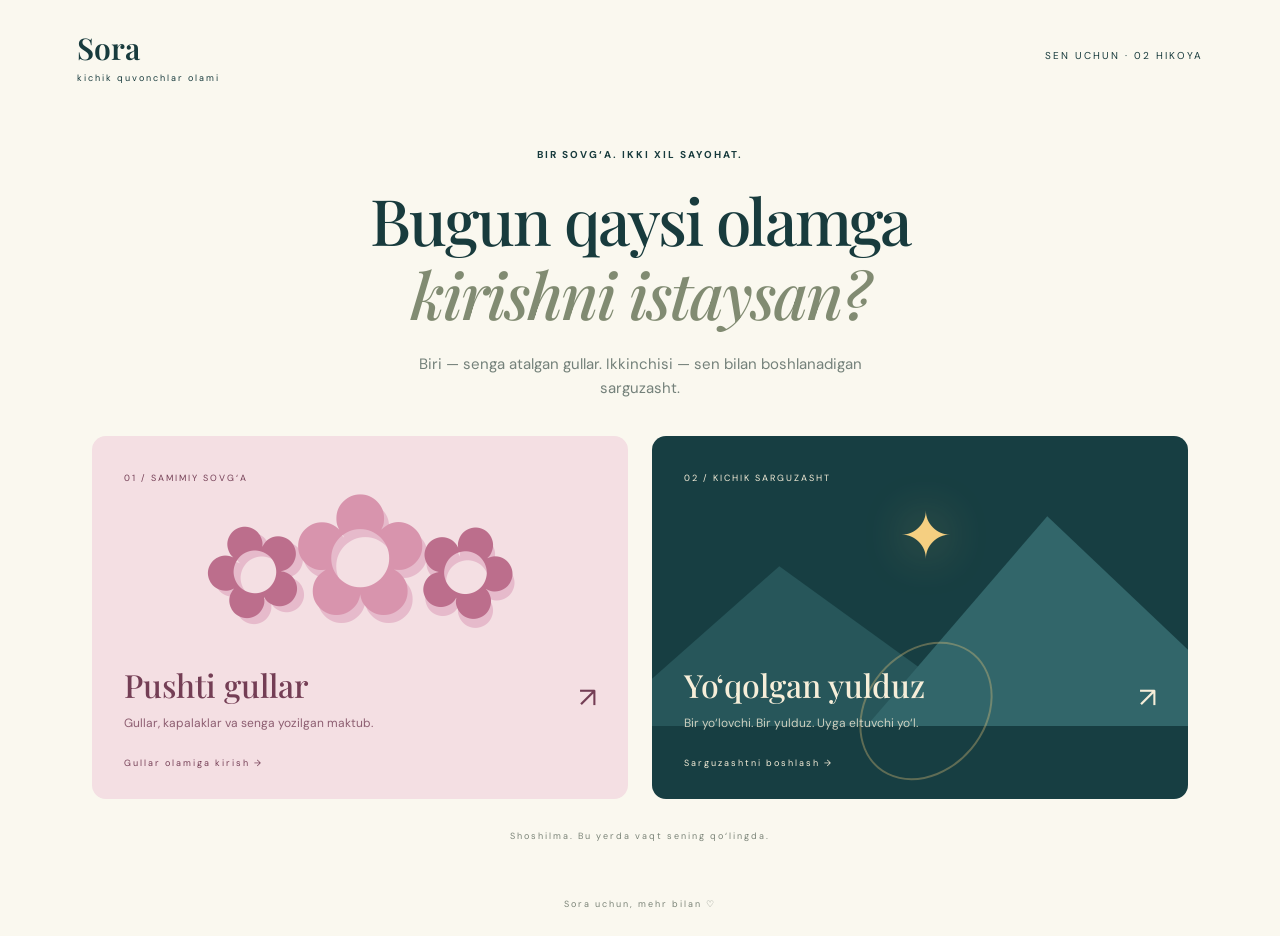
<file: index.html>
<!doctype html>
<html lang="uz"><head><meta charset="utf-8"><meta name="viewport" content="width=device-width,initial-scale=1"><meta name="theme-color" content="#162e32"><title>Sora — ikki kichik olam</title><link rel="stylesheet" href="style.css"><script src="landing.js" defer></script></head><body class="landing">
<header><a class="brand" href="index.html">Sora<span>kichik quvonchlar olami</span></a><span class="edition">SEN UCHUN · 02 HIKOYA</span></header>
<main class="chooser"><p class="eyebrow">BIR SOVG‘A. IKKI XIL SAYOHAT.</p><h1>Bugun qaysi olamga<br><em>kirishni istaysan?</em></h1><p class="intro">Biri — senga atalgan gullar. Ikkinchisi — sen bilan boshlanadigan sarguzasht.</p>
<div class="choices"><a class="choice flowers" href="gullar.html"><span class="number">01 / SAMIMIY SOVG‘A</span><div class="flower-art" aria-hidden="true"><i>✿</i><i>✿</i><i>✿</i></div><div class="card-bottom"><div><h2>Pushti gullar</h2><p>Gullar, kapalaklar va senga yozilgan maktub.</p></div><span class="arrow" aria-hidden="true">↗</span></div><span class="enter">Gullar olamiga kirish →</span></a>
<a class="choice adventure" href="sarguzasht.html"><span class="number">02 / KICHIK SARGUZASHT</span><div class="mountain-art" aria-hidden="true"><span class="star">✦</span><i></i><b></b><span class="trail"></span></div><div class="card-bottom"><div><h2>Yo‘qolgan yulduz</h2><p>Bir yo‘lovchi. Bir yulduz. Uyga eltuvchi yo‘l.</p></div><span class="arrow" aria-hidden="true">↗</span></div><span class="enter">Sarguzashtni boshlash →</span></a></div><p class="footnote">Shoshilma. Bu yerda vaqt sening qo‘lingda.</p></main><footer>Sora uchun, mehr bilan ♡</footer></body></html>
</file>
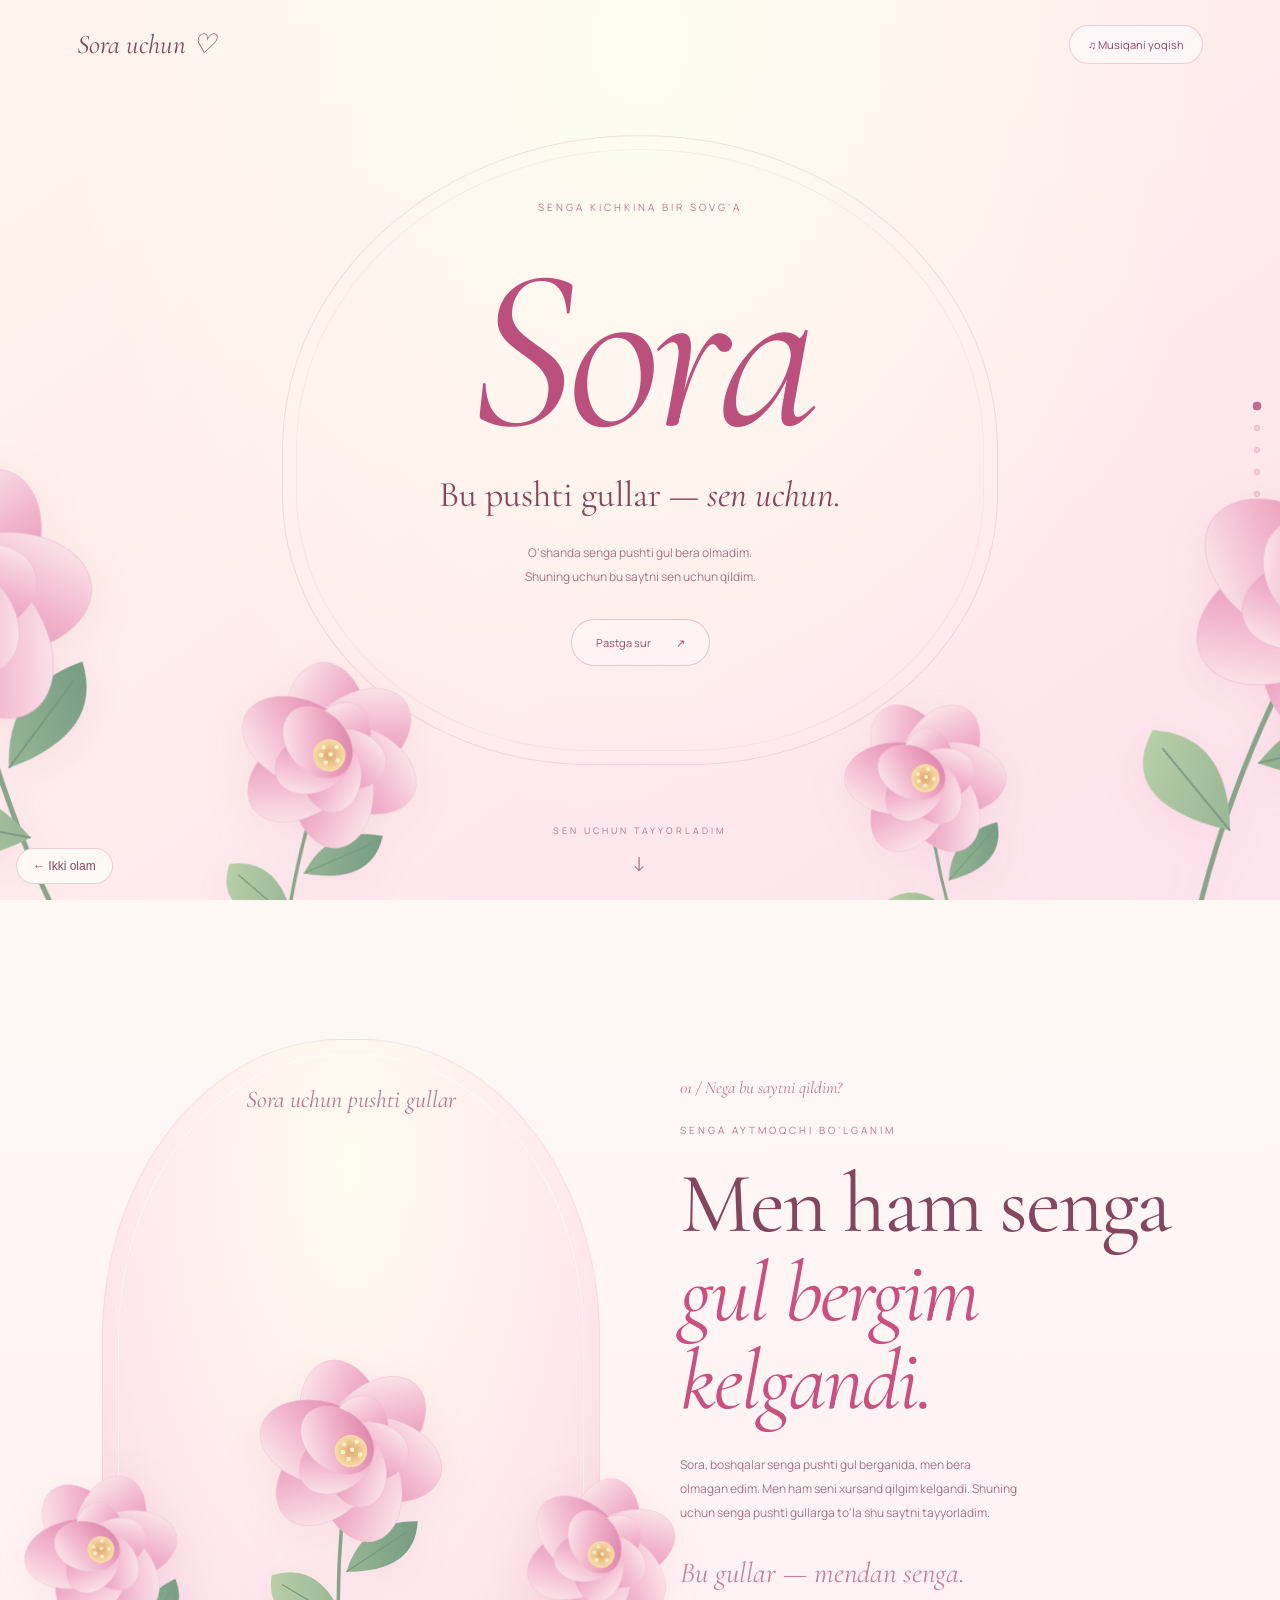
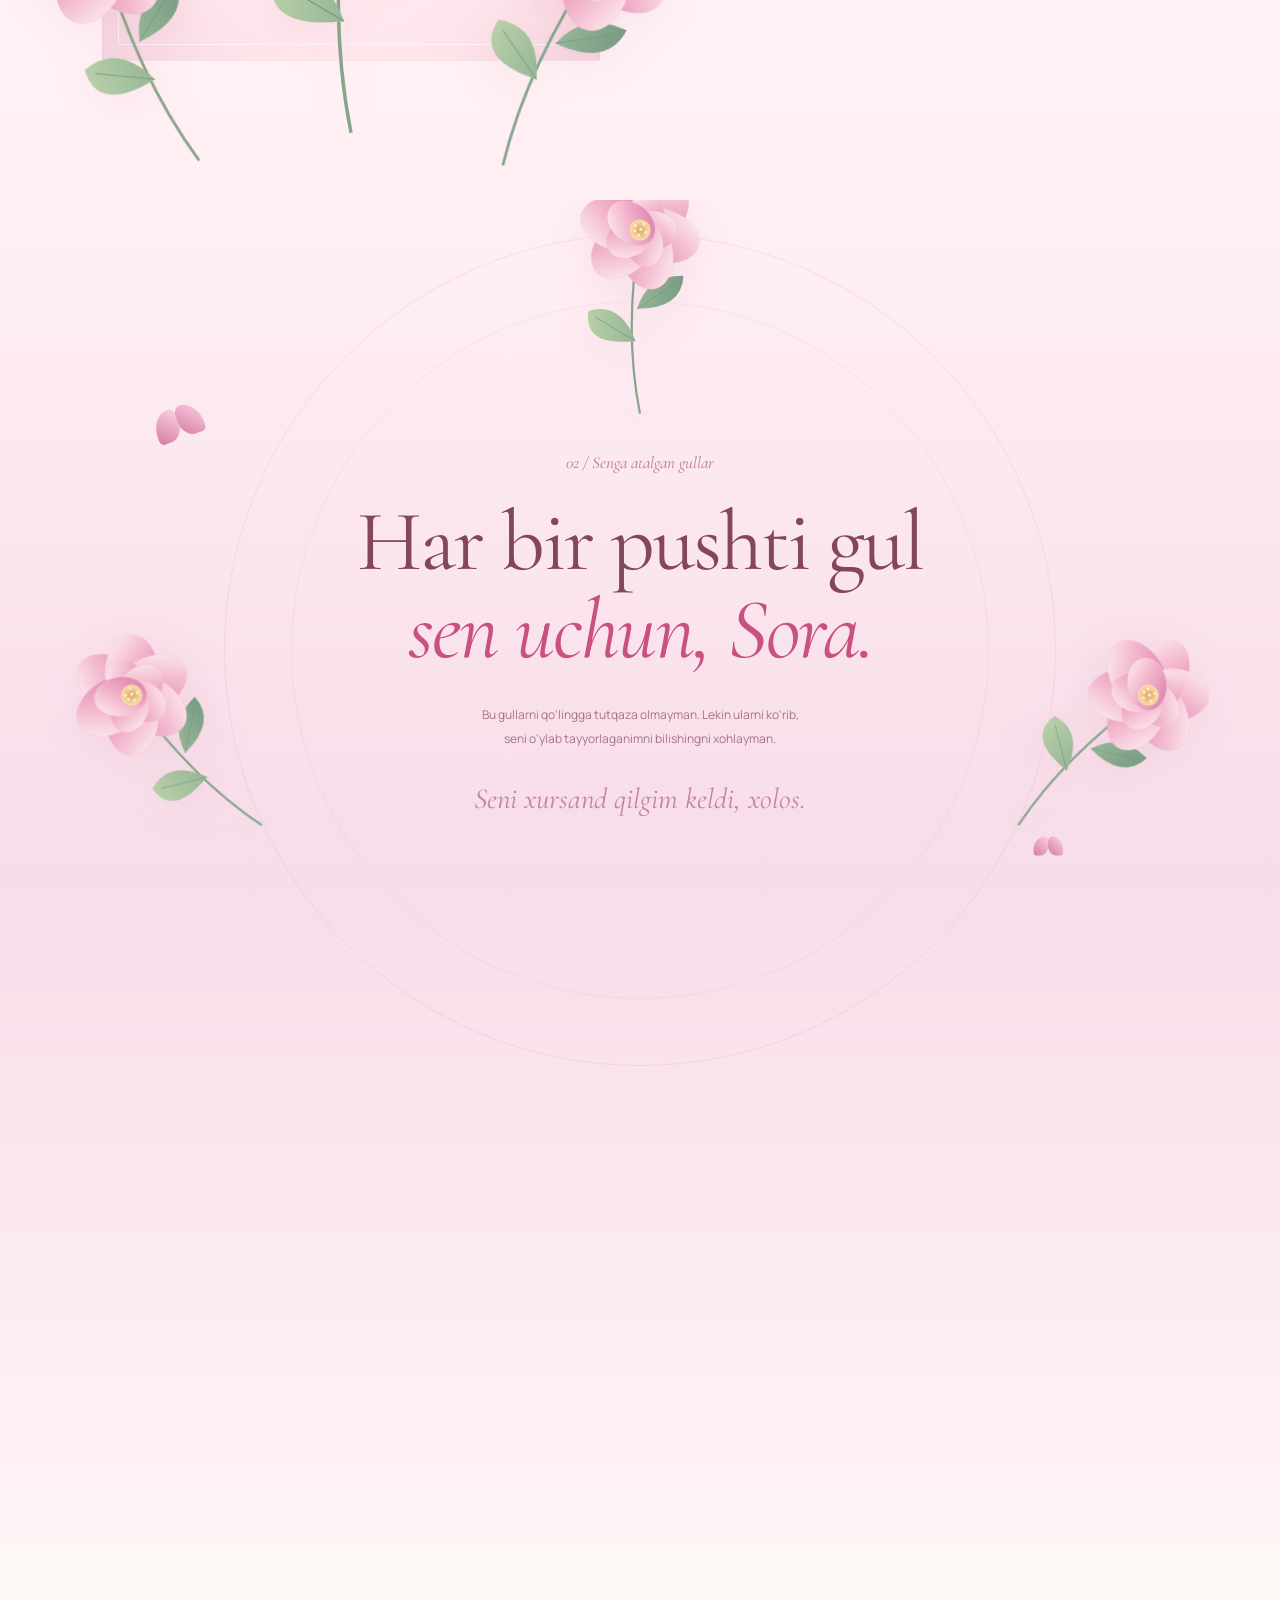
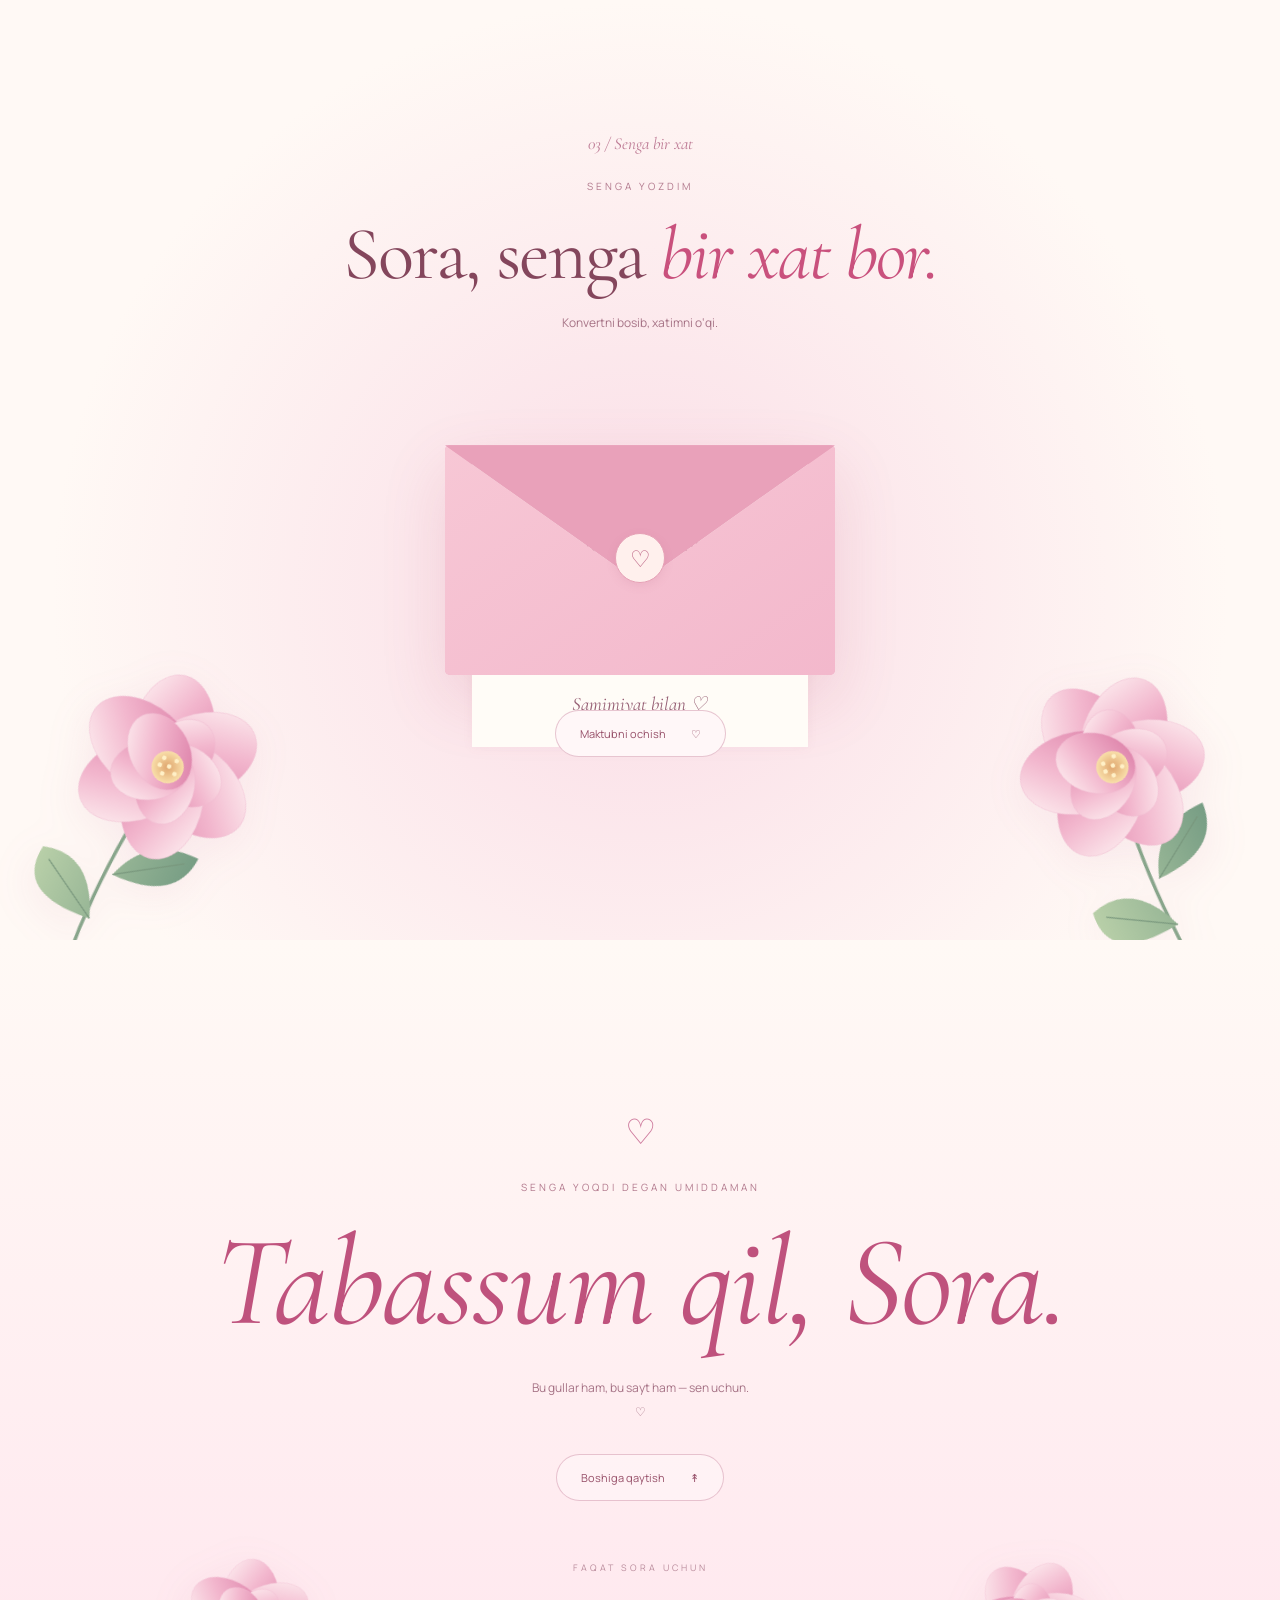
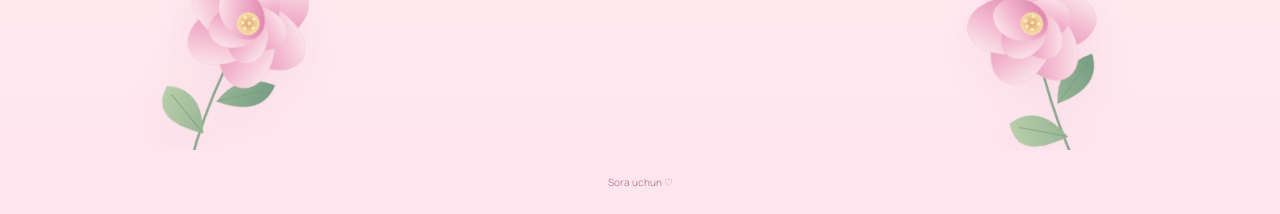
<file: gullar.html>
<!doctype html><html lang="uz"><head><meta charset="utf-8"><meta name="viewport" content="width=device-width,initial-scale=1"><meta name="theme-color" content="#fff0f4"><title>Sora uchun</title><style>
@import url('https://fonts.googleapis.com/css2?family=Cormorant+Garamond:ital,wght@0,400;0,500;1,400;1,500&family=Manrope:wght@400;500&display=swap');
*{box-sizing:border-box}html{scroll-behavior:smooth;scroll-snap-type:y proximity}body{margin:0;background:#fff9f5;color:#84465c;font:13px Manrope,Arial,sans-serif;overflow-x:hidden}button,a{-webkit-tap-highlight-color:transparent}button{font:inherit;cursor:pointer}a{color:inherit;text-decoration:none}button:focus-visible,a:focus-visible{outline:3px solid #b34a74;outline-offset:5px}header{position:absolute;top:0;left:0;right:0;display:flex;justify-content:space-between;align-items:center;padding:25px 6vw;z-index:5}.brand{font:italic 27px 'Cormorant Garamond',Georgia,serif}.sound{border:1px solid #ce779c55;border-radius:30px;background:#fff8;color:#88485f;padding:11px 18px;font-size:11px}.scene{position:relative;isolation:isolate;min-height:100svh;display:grid;place-items:center;padding:100px 8vw;overflow:hidden;scroll-snap-align:start}.hero{background:radial-gradient(ellipse at 50% 5%,#fffef0,transparent 65%),linear-gradient(145deg,#fff5ed,#ffe3ed)}.hero:before{content:'';position:absolute;inset:15% 22%;border-radius:50% 50% 43% 43%;border:1px solid #d592ad44;z-index:-1}.hero:after{content:'';position:absolute;inset:calc(15% + 14px) calc(22% + 14px);border-radius:50% 50% 43% 43%;border:1px solid #d592ad22;z-index:-1}.hero-content{text-align:center;position:relative;z-index:3;padding-bottom:35px}.eyebrow{font-size:10px;letter-spacing:3px;text-transform:uppercase;color:#b2798d}h1,h2,.poem,.signature{font-family:'Cormorant Garamond',Georgia,serif;font-weight:400}h1{font-size:clamp(130px,18vw,230px);line-height:.8;font-style:italic;letter-spacing:-7px;margin:45px 0 30px;color:#bc507c}.subtitle{font:36px 'Cormorant Garamond',Georgia,serif;margin:0 0 25px}.copy{font-size:12px;line-height:2;max-width:340px;color:#a67386;margin:0 auto}.button{display:inline-flex;align-items:center;justify-content:center;gap:25px;border:1px solid #c2799566;border-radius:40px;background:#fff5;color:#975069;padding:15px 24px;margin-top:30px;font-size:11px;transition:transform .3s,background .3s}.button:hover{transform:translateY(-3px);background:#fff}.hint{position:absolute;bottom:24px;left:0;right:0;text-align:center;font-size:9px;letter-spacing:3px;z-index:4;color:#ab778b}.hint span{display:block;font-size:20px;margin-top:12px;animation:bob 2s ease-in-out infinite}.flower{position:absolute;width:var(--size,220px);height:calc(var(--size,220px)*1.8);transform-origin:50% 95%;animation:sway var(--speed,7s) ease-in-out infinite alternate;filter:drop-shadow(0 10px 20px #b84d7a15);pointer-events:none;overflow:visible}.bloom{transform-origin:100px 100px;transform:scale(var(--bloom,1));transition:transform 1.8s cubic-bezier(.2,.8,.2,1)}.f1{--size:340px;bottom:-115px;left:-75px;rotate:-20deg;--speed:9s}.f2{--size:230px;bottom:-150px;left:13%;rotate:10deg}.f3{--size:340px;bottom:-115px;right:-75px;rotate:20deg;--speed:8s}.f4{--size:200px;bottom:-130px;right:15%;rotate:-15deg;--speed:6s}.petals{position:fixed;inset:0;pointer-events:none;overflow:hidden;z-index:6}.petal{position:absolute;border-radius:80% 5% 70% 20%;background:linear-gradient(135deg,#fff5f8,#e99ab9);width:13px;height:20px;left:var(--left);opacity:0;animation:fall var(--duration) linear infinite;animation-delay:var(--delay)}h2{font-size:clamp(48px,6.7vw,90px);line-height:1.03;letter-spacing:-2px;margin:23px 0 28px}h2 em{color:#c9517d;font-weight:400}.chapter{font:italic 17px 'Cormorant Garamond',Georgia,serif;color:#bd7a94;display:block;margin-bottom:25px}.garden{background:linear-gradient(#fff9f5,#fff0f4)}.layout{display:grid;grid-template-columns:1fr 1fr;align-items:center;gap:80px;width:100%;max-width:1100px}.portrait{position:relative;aspect-ratio:4/5;min-height:400px;border-radius:48% 48% 3px 3px;border:1px solid #e5b6c644;background:radial-gradient(ellipse at 50% 20%,#fffdf0,#ffe7ed 70%,#f6d5df)}.portrait:before{content:'';position:absolute;inset:15px;border:1px solid #fff9;border-radius:inherit}.art-note{position:absolute;top:45px;left:0;right:0;text-align:center;font:italic 24px 'Cormorant Garamond',Georgia,serif;color:#b37991}.portrait .flower{bottom:-90px;left:calc(50% - 115px);--size:230px}.portrait .left{left:0;bottom:-115px;--size:190px;rotate:-25deg}.portrait .right{left:auto;right:0;bottom:-120px;--size:190px;rotate:25deg}.garden .copy{margin-left:0}.poem{font-size:29px;font-style:italic;color:#c4829d;line-height:1.4;margin-top:28px}.reveal{opacity:0;transform:translateY(45px);transition:opacity 1.2s,transform 1.2s}.in-view .reveal{opacity:1;transform:translateY(0)}.delay{transition-delay:.25s}.garden:not(.in-view){--bloom:.1}.dream{display:block;padding:0;min-height:150svh;background:linear-gradient(#fff0f4,#f7dce9,#fff5f6);overflow:clip}.sticky{position:sticky;top:0;height:100svh;display:grid;place-items:center;overflow:hidden}.dream-copy{position:relative;text-align:center;max-width:700px;padding:40px;z-index:3}.orbit{position:absolute;width:65vw;height:65vw;max-width:850px;max-height:850px;border:1px solid #d494ad33;border-radius:50%;transform:rotate(calc(var(--dream,0)*55deg))}.orbit:after{content:'';position:absolute;inset:8%;border:1px solid #d494ad22;border-radius:50%}.orbit .flower{--size:150px;left:calc(50% - 75px);top:-80px;animation:none}.orbit .right{left:auto;right:-40px;top:40%;rotate:45deg}.orbit .left{left:-40px;top:40%;rotate:-45deg}.butterfly{position:absolute;width:48px;height:32px;left:12%;top:23%;z-index:2;transform:translate(calc(var(--dream,0)*55vw),calc(var(--dream,0)*25vh)) rotate(-20deg)}.butterfly:before,.butterfly:after{content:'';position:absolute;width:25px;height:32px;background:linear-gradient(45deg,#d47da4,#ffd0e3);border-radius:80% 30% 60% 20%;transform-origin:right center;animation:wing 1.1s ease-in-out infinite alternate}.butterfly:after{left:24px;transform-origin:left center;border-radius:30% 80% 20% 60%;animation-name:wingR}.butterfly.second{left:80%;top:70%;scale:.6;transform:translate(calc(var(--dream,0)*-40vw),calc(var(--dream,0)*-20vh))}.letter-scene{background:radial-gradient(ellipse at 50% 65%,#fadce6,transparent 65%),#fff9f5;display:flex;flex-direction:column;justify-content:center;text-align:center;min-height:110svh}.letter-scene h2{font-size:clamp(44px,6vw,75px);margin-bottom:18px}.envelope-wrap{position:relative;width:min(390px,82vw);margin:110px 0 25px;perspective:1000px}.envelope{position:relative;height:230px;background:#efb2c7;border-radius:5px;box-shadow:0 25px 65px #ba567829}.envelope:before{content:'';position:absolute;inset:0;background:linear-gradient(145deg,#f7c7d5,#f3b8cc);clip-path:polygon(0 0,50% 60%,100% 0,100% 100%,0 100%);z-index:3;border-radius:5px}.flap{position:absolute;inset:0;background:#e9a1ba;clip-path:polygon(0 0,100% 0,50% 60%);transform-origin:top;transition:transform .7s,z-index .2s .3s;z-index:5}.seal{position:absolute;top:88px;left:calc(50% - 25px);width:50px;height:50px;z-index:6;border-radius:50%;border:1px solid #e6a1b6;background:#fff0ed;color:#bf6a89;font-size:23px;box-shadow:0 3px 10px #b4617c20;transition:opacity .3s}.letter-paper{position:absolute;left:7%;top:15px;width:86%;padding:25px 22px 32px;background:#fffcf7;color:#955e73;box-shadow:0 0 10px #b36d7d10;transition:transform 1s .35s;z-index:2;min-height:190px}.letter-paper h3{font:italic 29px 'Cormorant Garamond',Georgia,serif;margin:0 0 12px}.letter-paper p{font:21px/1.35 'Cormorant Garamond',Georgia,serif;margin:0}.signature{display:block;margin-top:18px;font-size:19px;font-style:italic}.open .flap{transform:rotateX(180deg);z-index:1}.open .seal{opacity:0;pointer-events:none}.open .letter-paper{transform:translateY(-185px);z-index:4}.letter-scene .button{position:relative;z-index:7;background:#fff7f8;margin-top:10px}.letter-scene .flower{bottom:-100px;--size:230px}.left-flower{left:-65px;rotate:25deg}.right-flower{right:-65px;rotate:-25deg}.final{min-height:90svh;background:linear-gradient(#fff9f5,#ffe6ee);text-align:center}.final h2{font-size:clamp(65px,10vw,135px);font-style:italic;color:#bf527d}.heart{display:block;font-size:35px;color:#cd789b;animation:heartbeat 2.5s ease-in-out infinite;margin-bottom:25px}.endnote{font-size:9px;letter-spacing:3px;color:#ba8c9c;margin-top:60px}.final .flower{--size:160px;bottom:-70px}.final .left{left:8%;rotate:20deg}.final .right{right:8%;rotate:-20deg}.dots{position:fixed;right:20px;top:50%;transform:translateY(-50%);display:grid;gap:16px;z-index:10}.dots a{width:6px;height:6px;border-radius:50%;background:#d6a1b555;border:1px solid #bd809944;transition:transform .3s,background .3s}.dots a.active{background:#c06a8c;transform:scale(1.5)}.top-progress{position:fixed;top:0;left:0;height:2px;background:#d77c9f;width:calc(var(--progress,0)*100%);z-index:20}.burst{position:fixed;color:#dc85aa;font-size:23px;z-index:12;pointer-events:none;animation:burst 1.5s ease-out forwards}.defs{position:absolute;width:0;height:0;overflow:hidden}footer{text-align:center;background:#ffe6ee;padding:25px;color:#b18496;font-size:10px}
@keyframes sway{from{transform:rotate(-5deg)}to{transform:rotate(5deg)}}@keyframes bob{50%{transform:translateY(7px)}}@keyframes fall{0%{transform:translate(0,-10vh) rotate(0);opacity:0}10%{opacity:.65}90%{opacity:.6}100%{transform:translate(120px,110vh) rotate(480deg);opacity:0}}@keyframes wing{to{transform:rotateY(65deg)}}@keyframes wingR{to{transform:rotateY(-65deg)}}@keyframes heartbeat{50%{transform:scale(1.15)}}@keyframes burst{to{transform:translate(var(--dx),-130px) rotate(40deg);opacity:0}}
@media(max-width:700px){header{padding:22px 6vw}.brand{font-size:23px}.scene{padding:90px 8vw}.hero-content{padding-bottom:65px}.hero:before{inset:18% 8%}.hero:after{inset:calc(18% + 12px) calc(8% + 12px)}h1{font-size:135px}.subtitle{font-size:30px}.eyebrow{font-size:8px;letter-spacing:2.5px}.hero .copy{font-size:11px;max-width:250px}.f1,.f3{--size:190px;bottom:-70px}.f2,.f4{--size:135px;bottom:-100px}.f2{left:16%}.f4{right:12%}.layout{grid-template-columns:1fr;gap:38px}.portrait{aspect-ratio:1/1;min-height:300px;max-width:370px;width:100%;margin:auto}.portrait .flower{--size:180px;left:calc(50% - 90px);bottom:-75px}.portrait .left,.portrait .right{--size:145px;bottom:-95px}.portrait .left{left:0}.portrait .right{left:auto}.garden-copy{text-align:center}.garden .copy{margin:auto}h2{font-size:54px}.chapter{margin-bottom:14px}.poem{font-size:26px}.dream{padding:0}.dream-copy{padding:35px}.orbit{width:115vw;height:115vw}.orbit .flower{--size:105px;top:-55px}.orbit .left{left:-20px;top:60%}.orbit .right{right:-20px;top:10%}.butterfly{scale:.7;top:18%}.envelope{height:210px}.letter-paper{padding:20px 18px 28px}.letter-paper p{font-size:20px}.letter-scene .flower{--size:150px}.letter-scene{padding-top:90px}.final h2{font-size:75px}.final .flower{--size:125px}.final .left{left:-20px}.final .right{right:-20px}.dots{right:10px;gap:13px}.dots a{width:4px;height:4px}.sound{font-size:10px;padding:10px 13px}}@media(prefers-reduced-motion:reduce){html{scroll-behavior:auto}.flower,.petal,.butterfly:before,.butterfly:after,.heart,.hint span{animation:none}.petals,.burst{display:none}.reveal{opacity:1;transform:none;transition:none}.bloom,.flap,.letter-paper{transition:none}.butterfly,.orbit{transform:none!important}}
</style></head><body>
<svg class="defs" aria-hidden="true"><defs><linearGradient id="petal" x1="0" y1="0" x2="1" y2="1"><stop stop-color="#fff6f5"/><stop offset=".45" stop-color="#f2b6cd"/><stop offset="1" stop-color="#d977a2"/></linearGradient><linearGradient id="leaf"><stop stop-color="#b8cfa8"/><stop offset="1" stop-color="#779d84"/></linearGradient><radialGradient id="center"><stop stop-color="#dfa56d"/><stop offset="1" stop-color="#f9dfaa"/></radialGradient><symbol id="rose" viewBox="0 0 200 360"><path d="M100 345Q78 235 100 102" fill="none" stroke="#88a58b" stroke-width="3"/><path d="M94 248Q24 256 31 208Q74 195 94 248M96 205Q156 205 158 161Q110 160 96 205" fill="url(#leaf)"/><path d="M94 248L40 216M96 205L149 170" fill="none" stroke="#79977d"/><g class="bloom"><g fill="url(#petal)" stroke="#efbad0" stroke-width=".4"><ellipse cx="100" cy="73" rx="36" ry="54" transform="rotate(-15 100 100)"/><ellipse cx="100" cy="73" rx="36" ry="54" transform="rotate(45 100 100)"/><ellipse cx="100" cy="73" rx="36" ry="54" transform="rotate(105 100 100)"/><ellipse cx="100" cy="73" rx="36" ry="54" transform="rotate(165 100 100)"/><ellipse cx="100" cy="73" rx="36" ry="54" transform="rotate(225 100 100)"/><ellipse cx="100" cy="73" rx="36" ry="54" transform="rotate(285 100 100)"/><ellipse cx="100" cy="85" rx="26" ry="35" transform="rotate(20 100 100)"/><ellipse cx="100" cy="85" rx="26" ry="35" transform="rotate(92 100 100)"/><ellipse cx="100" cy="85" rx="26" ry="35" transform="rotate(164 100 100)"/><ellipse cx="100" cy="85" rx="26" ry="35" transform="rotate(236 100 100)"/><ellipse cx="100" cy="85" rx="26" ry="35" transform="rotate(308 100 100)"/></g><circle cx="100" cy="100" r="14" fill="url(#center)"/><g fill="#fff0c7"><circle cx="94" cy="94" r="2"/><circle cx="105" cy="92" r="2"/><circle cx="108" cy="103" r="2"/><circle cx="98" cy="107" r="2"/><circle cx="93" cy="101" r="2"/><circle cx="101" cy="99" r="2"/></g></g></symbol></defs></svg>
<div class="top-progress" aria-hidden="true"></div><div class="petals" id="petals" aria-hidden="true"></div><header><a class="brand" href="#sora">Sora uchun ♡</a><button class="sound" id="sound" aria-pressed="false">♫ Musiqani yoqish</button></header><nav class="dots" aria-label="Hikoya sahnalari"><a href="#sora" aria-label="Boshlanish" class="active"></a><a href="#garden" aria-label="Gullar"></a><a href="#dream" aria-label="Xayol"></a><a href="#letter" aria-label="Maktub"></a><a href="#end" aria-label="Yakun"></a></nav>
<main><section class="scene hero in-view" id="sora"><div class="hero-content"><div class="eyebrow">Senga kichkina bir sovg‘a</div><h1>Sora</h1><p class="subtitle">Bu pushti gullar — <em>sen uchun.</em></p><p class="copy">O‘shanda senga pushti gul bera olmadim.<br>Shuning uchun bu saytni sen uchun qildim.</p><a class="button" href="#garden">Pastga sur <span>↗</span></a></div><svg class="flower f1" aria-hidden="true"><use href="#rose"/></svg><svg class="flower f2" aria-hidden="true"><use href="#rose"/></svg><svg class="flower f3" aria-hidden="true"><use href="#rose"/></svg><svg class="flower f4" aria-hidden="true"><use href="#rose"/></svg><a class="hint" href="#garden">SEN UCHUN TAYYORLADIM<span>↓</span></a></section>
<section class="scene garden" id="garden"><div class="layout"><div class="portrait reveal"><div class="art-note">Sora uchun pushti gullar</div><svg class="flower left" aria-hidden="true"><use href="#rose"/></svg><svg class="flower right" aria-hidden="true"><use href="#rose"/></svg><svg class="flower" aria-hidden="true"><use href="#rose"/></svg></div><div class="garden-copy reveal delay"><span class="chapter">01 / Nega bu saytni qildim?</span><div class="eyebrow">Senga aytmoqchi bo‘lganim</div><h2>Men ham senga<br><em>gul bergim kelgandi.</em></h2><p class="copy">Sora, boshqalar senga pushti gul berganida, men bera olmagan edim. Men ham seni xursand qilgim kelgandi. Shuning uchun senga pushti gullarga to‘la shu saytni tayyorladim.</p><p class="poem">Bu gullar — mendan senga.</p></div></div></section>
<section class="scene dream" id="dream"><div class="sticky"><div class="orbit" aria-hidden="true"><svg class="flower"><use href="#rose"/></svg><svg class="flower right"><use href="#rose"/></svg><svg class="flower left"><use href="#rose"/></svg></div><div class="butterfly" aria-hidden="true"></div><div class="butterfly second" aria-hidden="true"></div><div class="dream-copy reveal"><span class="chapter">02 / Senga atalgan gullar</span><h2>Har bir pushti gul<br><em>sen uchun, Sora.</em></h2><p class="copy">Bu gullarni qo‘lingga tutqaza olmayman. Lekin ularni ko‘rib, seni o‘ylab tayyorlaganimni bilishingni xohlayman.</p><p class="poem">Seni xursand qilgim keldi, xolos.</p></div></div></section>
<section class="scene letter-scene" id="letter"><div class="reveal"><span class="chapter">03 / Senga bir xat</span><div class="eyebrow">Senga yozdim</div><h2>Sora, senga <em>bir xat bor.</em></h2><p class="copy">Konvertni bosib, xatimni o‘qi.</p></div><div class="envelope-wrap" id="envelope"><div class="envelope"><div class="flap"></div><article class="letter-paper" id="letterText" aria-hidden="true"><h3>Aziz Sora,</h3><p>Senga pushti gul bera olmaganim esimda qolgandi. Shu sabab bu saytni sen uchun qildim. Ko‘rib ozgina bo‘lsa ham xursand bo‘lsang, men ham xursandman.</p><span class="signature">Samimiyat bilan ♡</span></article><button class="seal" id="seal" aria-label="Sora uchun maktubni ochish">♡</button></div></div><button class="button" id="openLetter" aria-expanded="false" aria-controls="letterText">Maktubni ochish <span>♡</span></button><svg class="flower left-flower" aria-hidden="true"><use href="#rose"/></svg><svg class="flower right-flower" aria-hidden="true"><use href="#rose"/></svg></section>
<section class="scene final" id="end"><div class="reveal"><span class="heart" aria-hidden="true">♡</span><div class="eyebrow">Senga yoqdi degan umiddaman</div><h2>Tabassum qil, Sora.</h2><p class="copy">Bu gullar ham, bu sayt ham — sen uchun.<br>♡</p><a class="button" href="#sora">Boshiga qaytish <span>↟</span></a><p class="endnote">FAQAT SORA UCHUN</p></div><svg class="flower left" aria-hidden="true"><use href="#rose"/></svg><svg class="flower right" aria-hidden="true"><use href="#rose"/></svg></section></main><footer>Sora uchun ♡</footer>
<script>
const reduce=matchMedia('(prefers-reduced-motion: reduce)').matches;if(!reduce){for(let i=0;i<20;i++){const p=document.createElement('i');p.className='petal';p.style.cssText=`--left:${i*5}%;--duration:${12+i%7*1.7}s;--delay:${-i*2.3}s;width:${9+i%5*2}px;height:${14+i%5*3}px`;document.getElementById('petals').appendChild(p)}}
const scenes=[...document.querySelectorAll('.scene')],dots=[...document.querySelectorAll('.dots a')];const observer=new IntersectionObserver(entries=>{entries.forEach(e=>{if(e.isIntersecting)e.target.classList.add('in-view')})},{threshold:.15});scenes.forEach(s=>observer.observe(s));let queued=false;function frame(){queued=false;const height=document.documentElement.scrollHeight-innerHeight;document.documentElement.style.setProperty('--progress',height>0?scrollY/height:0);const dream=document.getElementById('dream'),r=dream.getBoundingClientRect();dream.style.setProperty('--dream',Math.max(0,Math.min(1,(innerHeight-r.top)/(innerHeight+r.height))));let active=0;scenes.forEach((s,i)=>{if(s.getBoundingClientRect().top<innerHeight*.55)active=i});dots.forEach((d,i)=>{d.classList.toggle('active',i===active);if(i===active)d.setAttribute('aria-current','step');else d.removeAttribute('aria-current')})}addEventListener('scroll',()=>{if(!queued){queued=true;requestAnimationFrame(frame)}},{passive:true});addEventListener('resize',frame);frame();
let opened=false;function toggleLetter(){opened=!opened;document.getElementById('envelope').classList.toggle('open',opened);document.getElementById('openLetter').setAttribute('aria-expanded',String(opened));document.getElementById('letterText').setAttribute('aria-hidden',String(!opened));document.getElementById('openLetter').innerHTML=opened?'Maktubni yopish <span>♡</span>':'Maktubni ochish <span>♡</span>';if(opened&&!reduce){for(let i=0;i<14;i++){const h=document.createElement('span');h.className='burst';h.textContent=i%3?'♡':'✿';h.style.cssText=`left:${35+Math.random()*30}%;top:${35+Math.random()*30}%;--dx:${(Math.random()-.5)*180}px;animation-delay:${i*.035}s`;document.body.appendChild(h);setTimeout(()=>h.remove(),2300)}}}document.getElementById('openLetter').onclick=toggleLetter;document.getElementById('seal').onclick=toggleLetter;
let ctx,musicOn=false,musicTimer,master,noteIndex=0;const sound=document.getElementById('sound'),notes=[523.25,659.25,783.99,659.25,587.33,698.46,880,698.46,523.25,659.25,783.99,1046.5,880,783.99,659.25,587.33];function note(){if(!musicOn||document.hidden)return;const now=ctx.currentTime,osc=ctx.createOscillator(),gain=ctx.createGain();osc.type='sine';osc.frequency.value=notes[noteIndex++%notes.length];gain.gain.setValueAtTime(0,now);gain.gain.linearRampToValueAtTime(.12,now+.035);gain.gain.exponentialRampToValueAtTime(.001,now+2.2);osc.connect(gain);gain.connect(master);osc.start(now);osc.stop(now+2.3)}sound.onclick=async()=>{try{if(!ctx){ctx=new(window.AudioContext||window.webkitAudioContext)();master=ctx.createGain();master.gain.value=.3;master.connect(ctx.destination)}if(ctx.state==='suspended')await ctx.resume();musicOn=!musicOn;clearInterval(musicTimer);if(musicOn){master.gain.setTargetAtTime(.3,ctx.currentTime,.2);note();musicTimer=setInterval(note,680)}else master.gain.setTargetAtTime(0,ctx.currentTime,.15);sound.textContent=musicOn?'Ⅱ Musiqani o‘chirish':'♫ Musiqani yoqish';sound.setAttribute('aria-pressed',String(musicOn))}catch{sound.textContent='Musiqa bu brauzerda ishlamadi'}};document.addEventListener('visibilitychange',()=>{if(ctx)master.gain.setTargetAtTime(document.hidden||!musicOn?0:.3,ctx.currentTime,.15)});
</script><a href="index.html" style="position:fixed;bottom:16px;left:16px;z-index:30;background:#fff9f5;color:#84465c;border:1px solid #ce779c55;border-radius:24px;padding:10px 16px;font:12px Arial,sans-serif">← Ikki olam</a></body></html>
</file>
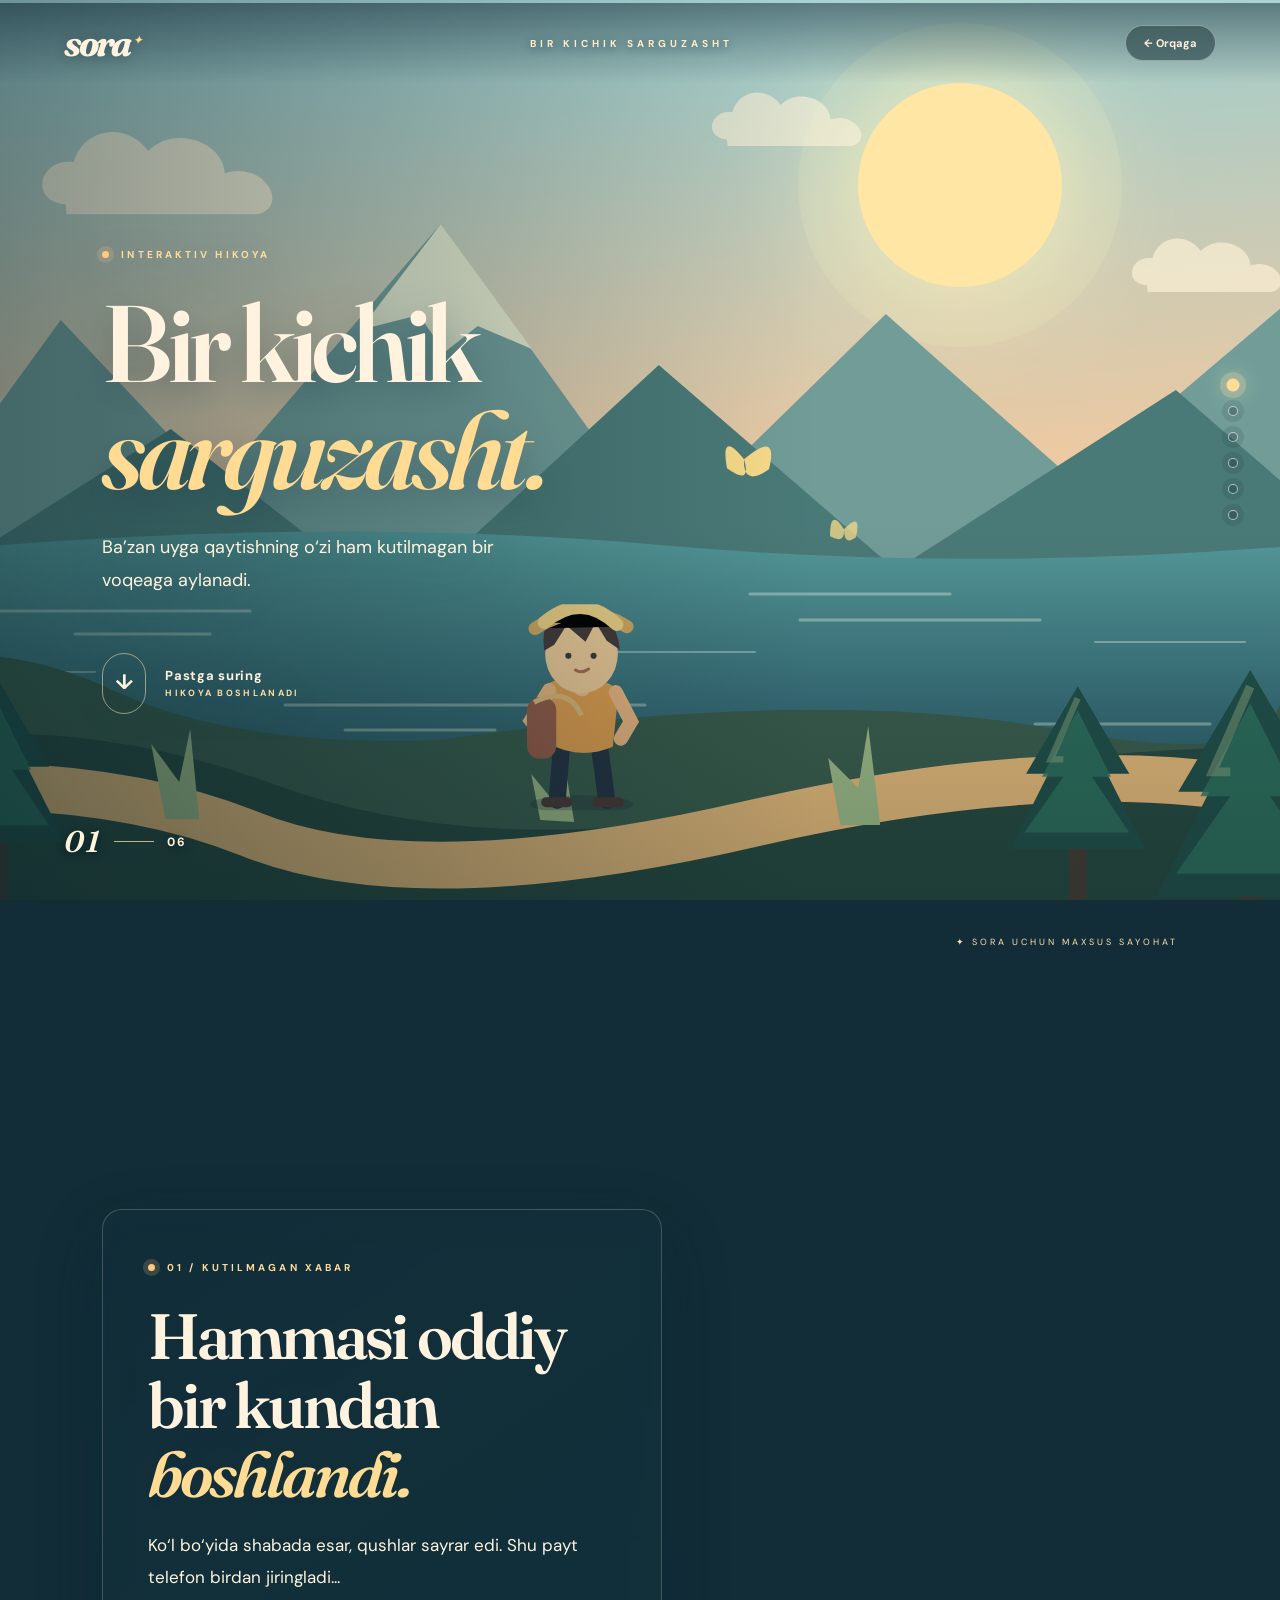
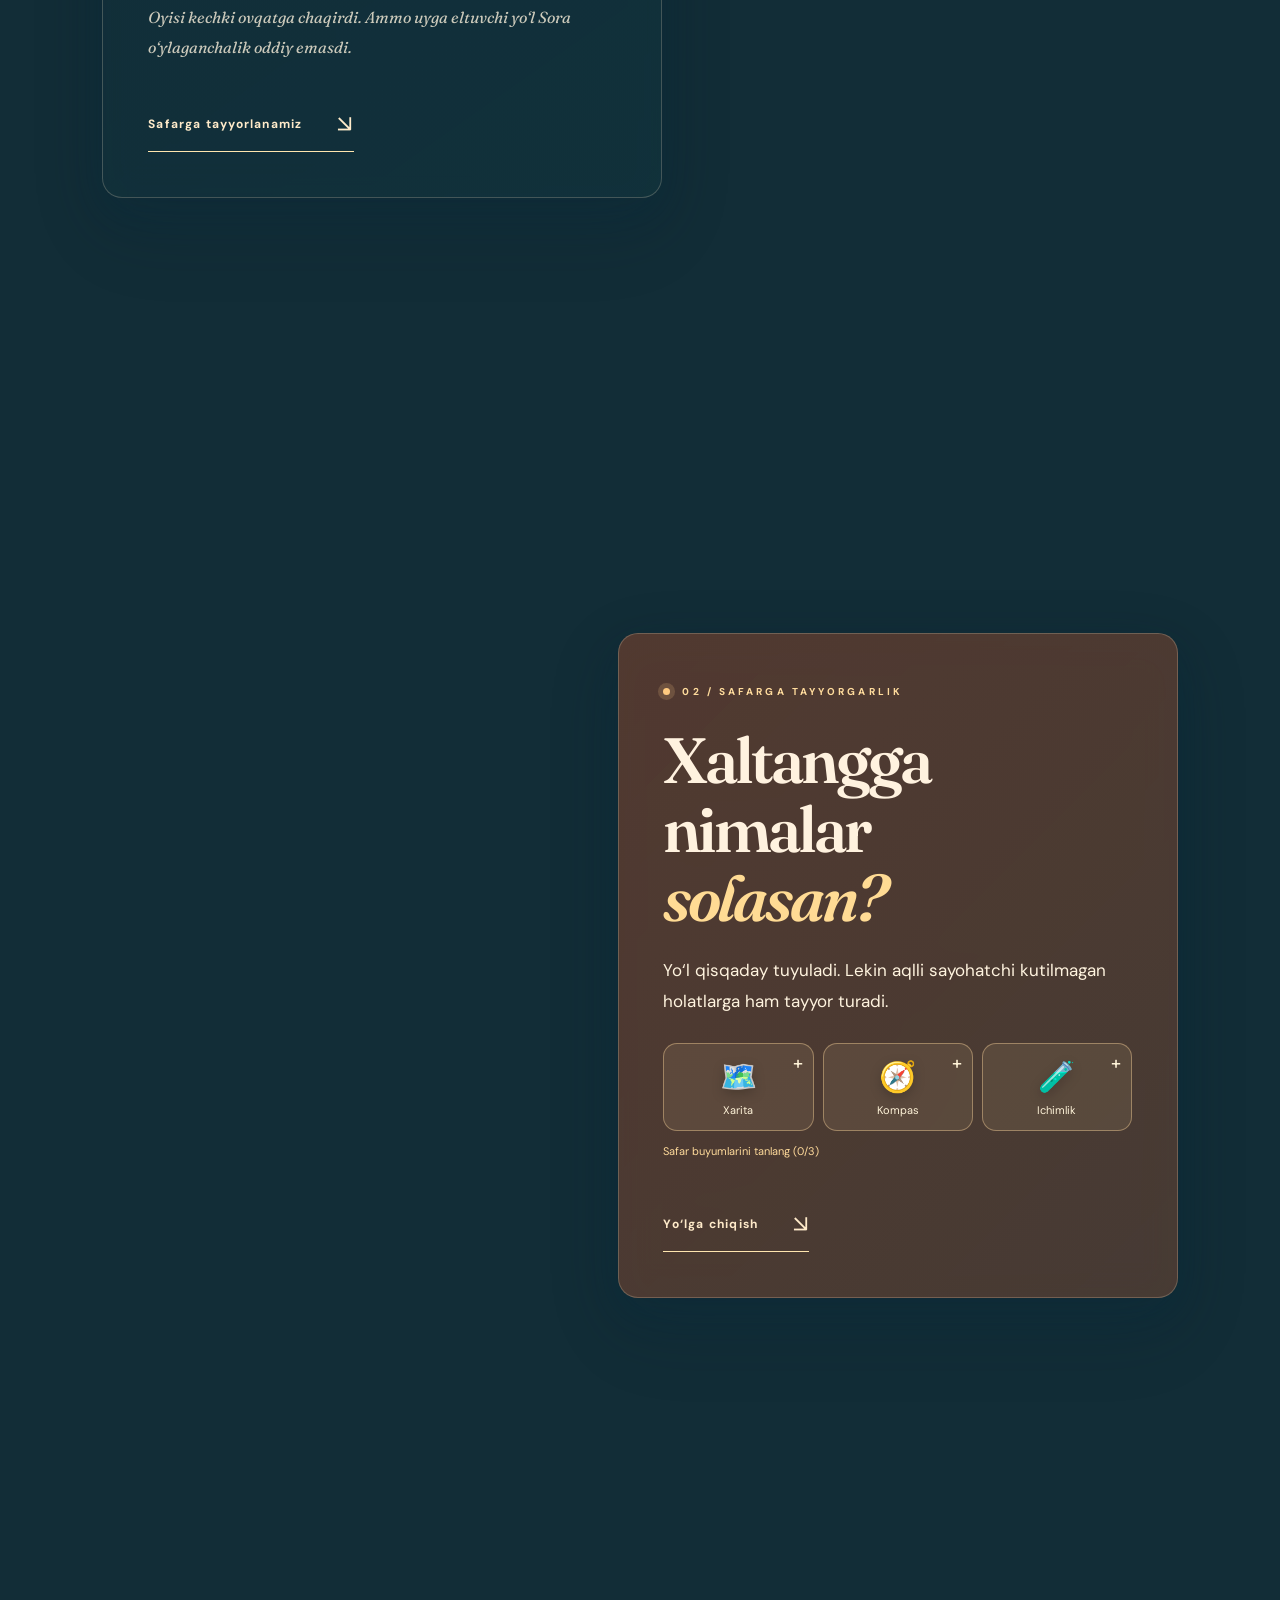
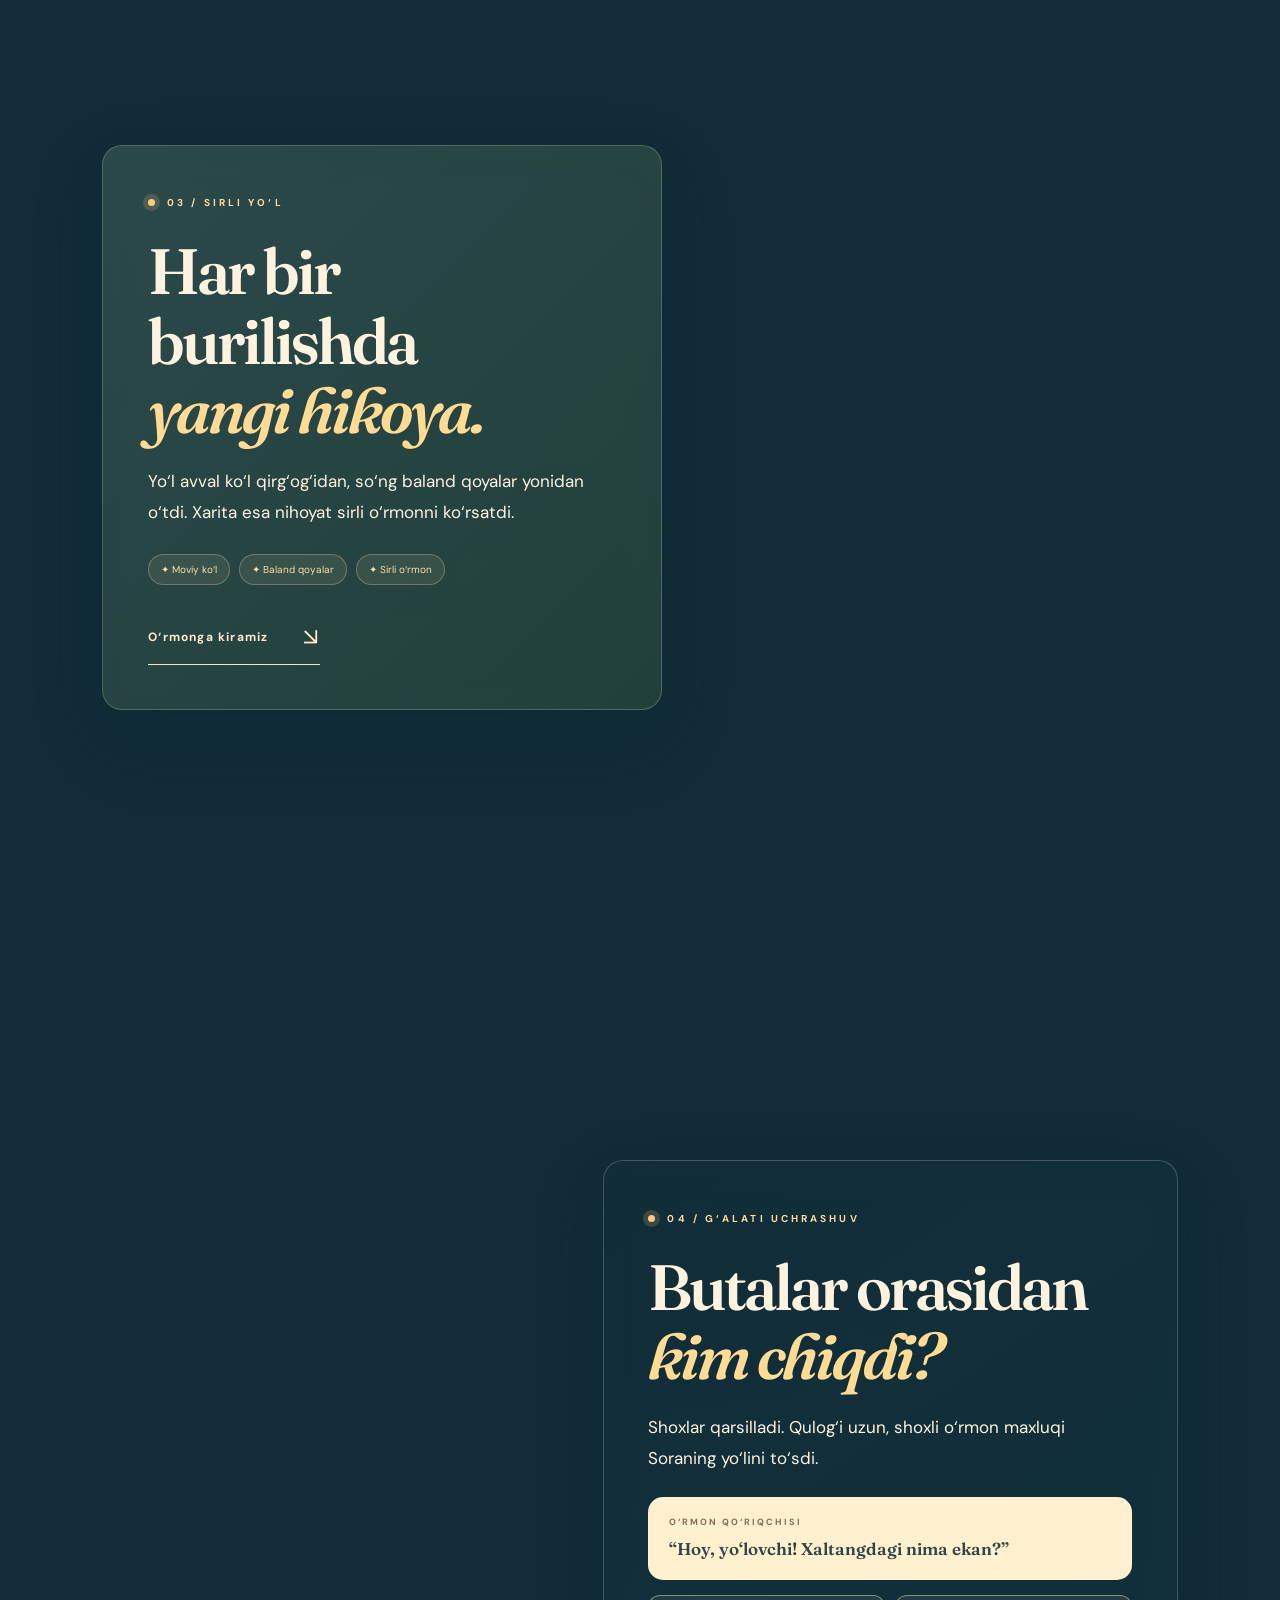
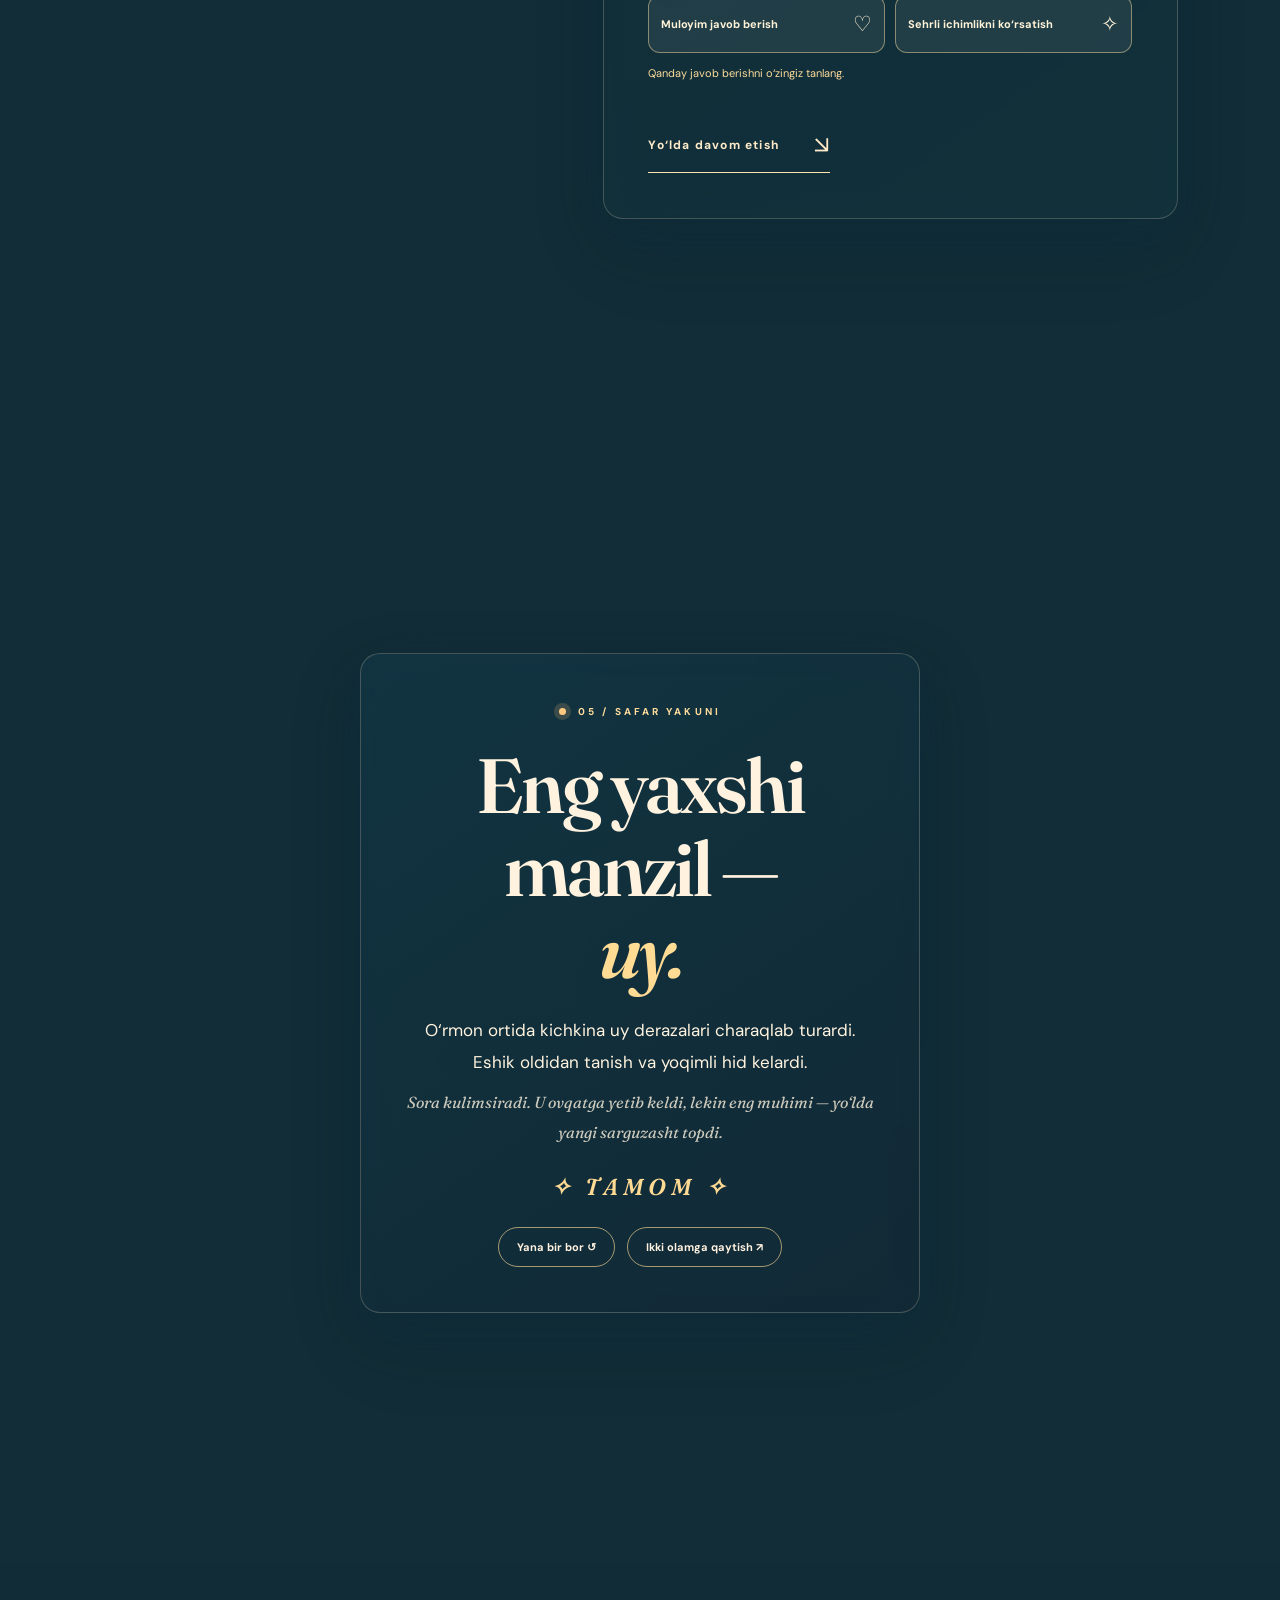
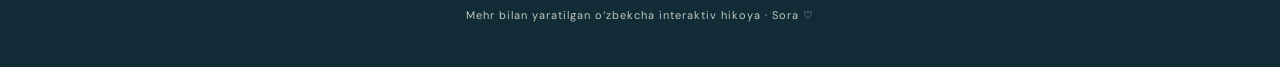
<file: sarguzasht.html>
<!doctype html>
<html lang="uz">
<head>
<meta charset="utf-8">
<meta name="viewport" content="width=device-width,initial-scale=1,viewport-fit=cover">
<meta name="theme-color" content="#0f2431">
<meta name="description" content="Kichik sarguzasht — ekranni surib kashf etiladigan jonli o‘zbekcha hikoya.">
<title>Kichik sarguzasht — Sora</title>
<link rel="preconnect" href="https://fonts.googleapis.com">
<link rel="preconnect" href="https://fonts.gstatic.com" crossorigin>
<link href="https://fonts.googleapis.com/css2?family=DM+Sans:wght@400;500;600;700&family=Fraunces:ital,opsz,wght,SOFT,WONK@0,9..144,500,20,1;0,9..144,700,20,1;1,9..144,600,20,1&display=swap" rel="stylesheet">
<link rel="stylesheet" href="adventure.css">
<script src="adventure.js" defer></script>
</head>
<body data-stage="0">
<div class="scroll-progress" aria-hidden="true"><span></span></div>
<header class="topbar">
  <a href="index.html" class="logo" aria-label="Ikki olamga qaytish">sora<span class="logo-dot">✦</span></a>
  <span class="topbar-title">BIR KICHIK SARGUZASHT</span>
  <a class="exit" href="index.html">← Orqaga</a>
</header>
<div class="chapter-count" aria-hidden="true"><span id="chapter-num">01</span><span class="count-line"></span>06</div>
<nav class="dots" aria-label="Hikoya bo‘limlari">
<a href="#boshlanish" aria-current="step" aria-label="1. Ko‘l bo‘yida"></a>
<a href="#xabar" aria-label="2. Xabar"></a>
<a href="#tayyorgarlik" aria-label="3. Tayyorgarlik"></a>
<a href="#xarita" aria-label="4. Yo‘l"></a>
<a href="#uchrashuv" aria-label="5. Uchrashuv"></a>
<a href="#uy" aria-label="6. Uyga qaytish"></a>
</nav>
<div class="scene-stack" aria-hidden="true">
<!-- Shared, original vector illustrations: all scenery is drawn here, without borrowed site assets. -->
<svg class="svg-library" width="0" height="0" style="position:absolute;overflow:hidden" aria-hidden="true">
<defs>
  <symbol id="tree" viewBox="-85 -280 170 280">
    <path d="M-11-85H11V0H-11Z" fill="#433d35"/>
    <path d="M0-280L-65-170H-37L-85-75H85L37-170H65Z" fill="#204f48"/>
    <path d="M0-250L-45-166H-18L-67-96H65L18-166H42Z" fill="#2f7360" opacity=".8"/>
    <path d="M0-265L-34-188H-18" stroke="#94af83" stroke-width="8" fill="none" opacity=".45"/>
  </symbol>
  <symbol id="kid" viewBox="-66 -200 132 204">
    <ellipse cx="0" cy="-2" rx="51" ry="9" fill="#1a273344"/>
    <path d="M-20-58L-24-6M18-58L25-6" stroke="#253342" stroke-width="17" stroke-linecap="round"/>
    <path d="M-35-4H-14M16-4H37" stroke="#4b3937" stroke-width="10" stroke-linecap="round"/>
    <path d="M-37-120Q0-139 37-116L31-59Q-2-45-34-63Z" fill="#e6a24f"/>
    <path d="M-32-115L-50-85 -34-65M34-113L49-84 39-67" fill="none" stroke="#f1bb82" stroke-width="14" stroke-linecap="round"/>
    <rect x="-54" y="-108" width="29" height="61" rx="13" fill="#985e4a"/>
    <path d="M-47-103Q-13-120 0-90" fill="none" stroke="#e2be78" stroke-width="5"/>
    <rect x="-7" y="-134" width="15" height="25" rx="7" fill="#eec28d"/>
    <ellipse cy="-151" rx="36" ry="39" fill="#f4cf9a"/>
    <path d="M-37-154Q-43-199 0-193 35-192 38-155L25-164 14-182 4-163-15-179-27-160Z" fill="#463a39"/>
    <circle cx="-13" cy="-149" r="3" fill="#3c3c39"/><circle cx="12" cy="-149" r="3" fill="#3c3c39"/>
    <path d="M-6-135Q0-131 7-136" stroke="#ae6a55" stroke-width="3" fill="none" stroke-linecap="round"/>
    <path d="M-46-176Q0-206 45-178" stroke="#d8ac62" stroke-width="13" stroke-linecap="round"/>
    <path d="M-37-182Q0-213 35-180" stroke="#f3d587" stroke-width="13" stroke-linecap="round"/>
  </symbol>
  <symbol id="cloud" viewBox="0 0 240 92"><path d="M25 76C-12 73 0 30 33 35 42 2 84-6 106 24c25-26 74-9 75 22 37-13 65 31 32 40H26Z" fill="#fff3d8"/></symbol>
  <radialGradient id="lamp"><stop stop-color="#ffe5a0" stop-opacity=".95"/><stop offset=".38" stop-color="#f8b44b" stop-opacity=".22"/><stop offset="1" stop-color="#ffd875" stop-opacity="0"/></radialGradient>
</defs></svg>
<!-- 01: Lake, layered landscape -->
<div class="scene scene-lake is-active" data-scene="0">
<svg class="art" viewBox="0 0 1440 900" preserveAspectRatio="xMidYMid slice">
<defs><linearGradient id="lkSky" x2=".1" y2="1"><stop stop-color="#93cdd3"/><stop offset=".65" stop-color="#f7c99c"/><stop offset="1" stop-color="#f7dcad"/></linearGradient><linearGradient id="lkWater" x2="0" y2="1"><stop stop-color="#559a9a"/><stop offset="1" stop-color="#183e53"/></linearGradient></defs>
<rect width="1440" height="900" fill="url(#lkSky)"/>
<circle class="sunshine" cx="1040" cy="185" r="102" fill="#ffe3a0"/><circle cx="1040" cy="185" r="162" fill="#fff3b8" opacity=".12"/>
<g class="clouds move-cloud"><use href="#cloud" x="120" y="126" width="245" height="95" opacity=".8"/><use href="#cloud" x="790" y="89" width="160" height="61" opacity=".6"/><use href="#cloud" x="1210" y="235" width="160" height="61" opacity=".65"/></g>
<g class="mountains"><path d="M0 560L175 320 330 485 555 224 777 532 1000 314 1190 482 1440 270V700H0Z" fill="#719c98"/><path d="M474 330L555 224 646 349 592 326 559 352 533 315Z" fill="#e1e6cb"/><path d="M0 610L285 429 512 606 773 365 1010 570 1290 390 1440 520V710H0Z" fill="#4a7a77"/></g>
<path d="M0 552Q400 515 740 545T1440 540V900H0Z" fill="url(#lkWater)"/>
<g class="water-lines" fill="none" stroke="#d4e9d7" stroke-linecap="round" opacity=".45"><path d="M70 611h260m-175 23h135m540-40h200m-150 26h240M365 705h360m-300 25h150m540-6h175m-830 80h175" stroke-width="3"/><path d="M50 672h125m500-20h160m340-10h150" stroke-width="2"/></g>
<g class="foreground"><path d="M0 670Q145 630 270 689T600 740Q980 685 1220 730T1440 676V900H0Z" fill="#395d4c"/><path d="M-30 753Q210 702 430 783T930 805 1470 746V900H-30Z" fill="#26493f"/><path d="M-20 793Q245 767 410 834T910 824 1460 800" fill="none" stroke="#e4b978" stroke-width="47" stroke-linecap="round"/><use href="#tree" x="-20" y="648" width="175" height="295"/><use href="#tree" x="90" y="668" width="135" height="245"/><use href="#tree" x="1310" y="670" width="200" height="310"/><use href="#tree" x="1170" y="675" width="135" height="245"/>
<g fill="#9cb986"><path d="M325 819l-14-75 28 38 11-53 9 90M1000 825l-12-67 30 30 10-62 12 99M700 820l-9-46 23 28 7-60 13 80"/></g></g>
<g class="hero-lake"><use href="#kid" x="480" y="615" width="135" height="206"/><g class="butterflies" fill="#f9db89"><path d="M710 470Q686 440 693 479Q718 497 710 470Q745 440 735 480Q709 498 710 470"/><path d="M810 540Q796 518 796 547 811 555 810 540Q828 521 822 548 810 557 810 540" opacity=".75"/></g></g>
</svg>
<div class="scene-vignette"></div>
</div>
<!-- 02: An unexpected message -->
<div class="scene scene-call" data-scene="1">
<svg class="art" viewBox="0 0 1440 900" preserveAspectRatio="xMidYMid slice">
<defs><linearGradient id="callSky" x2="0" y2="1"><stop stop-color="#c3dddd"/><stop offset="1" stop-color="#f2c99a"/></linearGradient></defs>
<rect width="1440" height="900" fill="url(#callSky)"/><circle cx="1100" cy="180" r="120" fill="#ffe5ac" opacity=".82"/><path d="M0 605L260 345 480 540 730 245 970 570 1270 325 1440 525V900H0Z" fill="#729b93"/><path d="M0 650Q520 552 900 647T1440 583V900H0Z" fill="#448a84"/><path d="M0 743Q420 678 740 775T1440 694V900H0Z" fill="#2c6c66"/><g class="foreground"><use href="#tree" x="70" y="425" width="250" height="470"/><use href="#tree" x="1160" y="490" width="225" height="405"/><path d="M-20 834Q360 725 590 816T1450 775V900H-20Z" fill="#28584e"/></g>
<g class="hero-call"><use href="#kid" x="410" y="580" width="140" height="214"/></g></svg>
<div class="phone">
  <div class="phone-notch"></div><div class="phone-time">16:42 <span>●●● ▰</span></div>
  <div class="phone-wallpaper"><span class="phone-flower">✿</span><span class="phone-heart">♡</span></div>
  <div class="phone-notification"><span class="msg-avatar">O</span><span><b>Oyijon</b><small>Ovqat tayyor! Uyga qaytasanmi? 🍲</small></span></div>
  <div class="phone-reply">Albatta! Hozir yo‘lga chiqaman. ♡</div>
</div>
<div class="scene-vignette"></div>
</div>
<!-- 03: Backpack and tools -->
<div class="scene scene-pack" data-scene="2">
<div class="pack-light"></div><div class="table-lines"></div>
<svg class="art pack-illustration" viewBox="0 0 1440 900" preserveAspectRatio="xMidYMid meet">
<defs><linearGradient id="bagGrad" x2="1" y2="1"><stop stop-color="#b76546"/><stop offset="1" stop-color="#713e39"/></linearGradient></defs>
<ellipse cx="850" cy="735" rx="310" ry="72" fill="#3e241c" opacity=".22"/>
<g class="backpack"><path d="M740 349Q750 222 861 237 969 247 968 355" fill="none" stroke="#a76a48" stroke-width="33"/><path d="M690 381Q700 282 858 275 1033 285 1036 411L1070 669Q860 775 645 666Z" fill="url(#bagGrad)" stroke="#693e34" stroke-width="13"/><path d="M685 414Q850 486 1037 403L1025 520Q855 585 667 518Z" fill="#cf9360" stroke="#8d553f" stroke-width="12"/><rect x="805" y="511" width="103" height="153" rx="25" fill="#965740" stroke="#d3a06b" stroke-width="10"/><path d="M798 581h117" stroke="#4c3836" stroke-width="15"/><rect x="836" y="555" width="39" height="52" rx="9" fill="#eec981"/><path d="M848 574h15" stroke="#885b42" stroke-width="7"/><path d="M660 560Q610 590 638 660M1058 552Q1117 586 1085 667" stroke="#704234" stroke-width="21" fill="none"/></g>
<g class="pack-objects"><g transform="translate(460 404) rotate(-11)"><rect x="-110" y="-80" width="228" height="180" rx="6" fill="#f1e0b7" stroke="#d2b889" stroke-width="9"/><path d="M-61-55L-47 63 10 44 71 66 89-45M-48 63L10 44M10 44L71 66" fill="none" stroke="#b8ac89" stroke-width="5"/><path d="M-80 45Q-18-42 67-14" fill="none" stroke="#c38662" stroke-width="5" stroke-dasharray="9 8"/><path d="M56-20l16 16-19 2Z" fill="#c65d4d"/></g>
<g transform="translate(1130 365)"><circle r="90" fill="#e7c783" stroke="#8c6044" stroke-width="13"/><circle r="72" fill="#f5df9e" stroke="#af804a" stroke-width="3"/><path d="M0-57L20 17 0 54 -19-18Z" fill="#9c614f"/><path d="M0-57L20 17 0 0 -19-18Z" fill="#fff9e1"/><text y="-66" text-anchor="middle" font-family="serif" font-size="22" fill="#5e5340">N</text></g>
<g transform="translate(375 660) rotate(12)"><path d="M-40-70H40V20Q52 70 0 80-53 70-40 20Z" fill="#6bc4b3" stroke="#d6eadb" stroke-width="10"/><rect x="-21" y="-95" width="42" height="27" rx="7" fill="#b27853"/><path d="M-34 10H36" stroke="#c8f7eb" stroke-width="7"/><circle cy="35" r="15" fill="#f2dfb0"/></g></g>
</svg>
<div class="scene-vignette"></div>
</div>
<!-- 04: The route changes as the reader scrolls -->
<div class="scene scene-map" data-scene="3">
<div class="map-dust"></div>
<svg class="art map-illustration" viewBox="0 0 1440 900" preserveAspectRatio="xMidYMid meet">
<defs><filter id="paperShadow"><feDropShadow dx="0" dy="28" stdDeviation="27" flood-color="#2e422e" flood-opacity=".32"/></filter></defs>
<g transform="rotate(-4 780 450)" filter="url(#paperShadow)">
<path d="M140 110Q390 85 720 106T1310 113L1289 775Q1040 821 705 791T165 775Z" fill="#f3e3b5" stroke="#b59366" stroke-width="19"/>
<path d="M204 178Q450 153 710 170T1251 176L1225 724Q940 747 690 721T229 723Z" fill="none" stroke="#d0ba87" stroke-width="4" stroke-dasharray="9 13"/>
<g fill="none" stroke="#c4b589" stroke-width="5" opacity=".7"><path d="M225 250Q410 335 595 245T980 225 1220 281"/><path d="M228 630Q460 555 640 669T1220 617"/><path d="M300 400Q450 350 540 422M960 430Q1120 350 1230 410"/></g>
<path d="M300 170Q360 308 320 480T535 740" fill="none" stroke="#9bb6ad" stroke-width="59" opacity=".62"/>
<path d="M300 170Q360 308 320 480T535 740" fill="none" stroke="#d5ece2" stroke-width="18" opacity=".65"/>
<g fill="#66826d"><path d="M600 325l49-135 65 135Z M700 315l40-108 53 108Z M770 332l38-103 59 103Z"/><path d="M970 657l32-87 51 87Z M1040 677l36-92 50 92Z"/></g>
<g fill="#497a5b"><path d="M925 240l-30 79h60ZM990 267l-30 79h60ZM1060 220l-32 85h64ZM1127 251l-30 79h60ZM945 335l-30 79h60Z"/></g>
<g><path class="route-base" d="M412 646C480 584 620 680 700 552S930 465 963 350 1150 351 1190 236" fill="none" stroke="#bc745c" stroke-width="9" stroke-linecap="round" stroke-dasharray="2 22"/><path class="route-draw" d="M412 646C480 584 620 680 700 552S930 465 963 350 1150 351 1190 236" fill="none" stroke="#9b4c41" stroke-width="11" stroke-linecap="round" pathLength="100" stroke-dasharray="100" stroke-dashoffset="100"/></g>
<g transform="translate(408 650)"><circle r="26" fill="#d3a067"/><circle r="14" fill="#fff4d1"/><circle r="7" fill="#9d6147"/></g><g transform="translate(1190 235)"><path d="M0-43L12-10 42 0 12 11 0 43-13 11-42 0-13-10Z" fill="#db9e47"/><circle r="10" fill="#fff4c0"/></g>
<text x="500" y="307" font-family="Georgia,serif" font-style="italic" font-size="42" fill="#846c51">Moviy ko‘l</text><text x="880" y="466" font-family="Georgia,serif" font-style="italic" font-size="40" fill="#846c51">Sirli o‘rmon</text><text x="1045" y="170" font-family="Georgia,serif" font-style="italic" font-size="35" fill="#846c51">Uy</text>
<g transform="translate(1100 652)"><circle r="45" fill="none" stroke="#a47e58" stroke-width="4"/><path d="M0-33V33M-33 0H33" stroke="#a47e58" stroke-width="3"/><path d="M0-35L9 0H-9Z" fill="#a8654e"/></g>
</g>
</svg>
<div class="scene-vignette"></div>
</div>
<!-- 05: Encounter in the woods -->
<div class="scene scene-forest" data-scene="4">
<svg class="art" viewBox="0 0 1440 900" preserveAspectRatio="xMidYMid slice">
<defs><linearGradient id="forestSky" x2="0" y2="1"><stop stop-color="#203e50"/><stop offset="1" stop-color="#4b6e62"/></linearGradient></defs><rect width="1440" height="900" fill="url(#forestSky)"/><circle cx="1040" cy="193" r="94" fill="#e6e3ba" opacity=".6"/>
<g class="forest-back" fill="#183b41"><path d="M65 0h62v900H65zM325 0h48v900h-48zM645 0h74v900h-74zM1110 0h76v900h-76zM1370 0h65v900h-65z"/><path d="M-40 210Q200-30 330 170T760 140 1150 110 1500 130" fill="none" stroke="#183b41" stroke-width="74"/></g>
<g class="mist"><ellipse cx="500" cy="590" rx="690" ry="120" fill="#c2d0b0" opacity=".12"/><ellipse cx="1100" cy="735" rx="740" ry="80" fill="#dbe2ba" opacity=".17"/></g>
<path d="M0 695Q220 610 500 693T980 683 1440 635V900H0Z" fill="#183e3e"/>
<g class="forest-near"><use href="#tree" x="-105" y="425" width="360" height="570"/><use href="#tree" x="1190" y="390" width="390" height="630"/><use href="#tree" x="970" y="420" width="200" height="370"/><path d="M0 850Q430 710 740 832T1440 790V900H0Z" fill="#102f34"/></g>
<g class="bush" transform="translate(950 733)"><ellipse rx="172" ry="92" fill="#346452"/><ellipse cx="-90" cy="-15" rx="83" ry="66" fill="#4b8262"/><ellipse cx="95" cy="-28" rx="90" ry="72" fill="#3b7259"/><ellipse cx="13" cy="-63" rx="104" ry="66" fill="#56866a"/></g>
<g class="creature" transform="translate(945 730)">
<ellipse cy="8" rx="92" ry="20" fill="#061e29" opacity=".3"/>
<path d="M-50-62Q-105-176-64-205Q-12-210-26-158M50-62Q105-176 64-205Q12-210 26-158" stroke="#ad9873" stroke-width="20" fill="none" stroke-linecap="round"/>
<path d="M-66-80Q-75-145 0-156 75-145 66-80L85-8Q0 35-85-8Z" fill="#aa8260"/>
<path d="M-42-128Q0-150 43-126" fill="none" stroke="#dfbd8c" stroke-width="13"/>
<path d="M-70-95L-117-109-85-64M70-95L117-109 85-64" fill="#b9936b"/>
<ellipse cx="-24" cy="-83" rx="10" ry="12" fill="#f8e4ac"/><ellipse cx="24" cy="-83" rx="10" ry="12" fill="#f8e4ac"/><circle cx="-22" cy="-83" r="4" fill="#283b37"/><circle cx="22" cy="-83" r="4" fill="#283b37"/>
<path d="M-21-45Q0-23 21-45" stroke="#4b3835" stroke-width="5" fill="none" stroke-linecap="round"/>
<path d="M-56-12L-65 48M56-12L65 48" stroke="#887052" stroke-width="22" stroke-linecap="round"/>
</g>
<g class="kid-forest"><use href="#kid" x="440" y="575" width="135" height="211"/></g>
<g class="fireflies" fill="#feeaa0"><circle cx="400" cy="520" r="5"/><circle cx="790" cy="365" r="5"/><circle cx="1080" cy="510" r="4"/><circle cx="635" cy="585" r="4"/><circle cx="1210" cy="650" r="5"/><circle cx="240" cy="610" r="3"/></g>
</svg>
<div class="speech">Hoy, yo‘lovchi!<span>Qayoqqa ketayapsan?</span></div><div class="scene-vignette"></div>
</div>
<!-- 06: Home at night -->
<div class="scene scene-home" data-scene="5">
<svg class="art" viewBox="0 0 1440 900" preserveAspectRatio="xMidYMid slice">
<defs><linearGradient id="nightSky" x2="0" y2="1"><stop stop-color="#0b243b"/><stop offset=".7" stop-color="#38536a"/><stop offset="1" stop-color="#677765"/></linearGradient></defs><rect width="1440" height="900" fill="url(#nightSky)"/>
<g class="night-stars" fill="#ffedbb"><circle cx="230" cy="160" r="3"/><circle cx="440" cy="82" r="2"/><circle cx="680" cy="168" r="4"/><circle cx="840" cy="83" r="2"/><circle cx="1190" cy="92" r="3"/><circle cx="1300" cy="285" r="3"/><circle cx="103" cy="310" r="2"/><circle cx="995" cy="330" r="2"/><path d="M940 146l4 16 16 4-16 4-4 16-4-16-16-4 16-4Z"/></g>
<circle cx="1130" cy="205" r="98" fill="#e4e5c9"/><circle cx="1170" cy="182" r="90" fill="#243c56" opacity=".58"/>
<path d="M0 570L280 344 490 530 765 296 1010 540 1240 320 1440 570V900H0Z" fill="#34566b"/><path d="M0 651Q310 526 660 651T1440 600V900H0Z" fill="#234e57"/><path d="M0 750Q450 634 760 721T1440 665V900H0Z" fill="#163f45"/>
<g class="trees-home"><use href="#tree" x="10" y="610" width="245" height="380"/><use href="#tree" x="1250" y="590" width="235" height="410"/><use href="#tree" x="220" y="690" width="160" height="270"/><use href="#tree" x="1140" y="705" width="140" height="240"/></g>
<path d="M0 820Q400 726 720 815T1440 761V900H0Z" fill="#11383e"/>
<path d="M520 900Q725 720 990 720L1080 900Z" fill="#c4a77a"/>
<g class="cabin" transform="translate(900 492)"><ellipse cx="20" cy="247" rx="235" ry="40" fill="#071e2e" opacity=".4"/><circle cx="25" cy="128" r="265" fill="url(#lamp)" class="lamp-glow"/><path d="M-149 7L6-119 166 7V238H-149Z" fill="#a77c55"/><path d="M-170 14L8-137 182 14" fill="none" stroke="#493f43" stroke-width="33" stroke-linejoin="round"/><path d="M-135 21H148V235H-135Z" fill="none" stroke="#77563e" stroke-width="9"/><g stroke="#7b5b45" stroke-width="8"><path d="M-135 65H147M-135 110H147M-135 155H147M-135 200H147"/></g><rect x="-111" y="49" width="75" height="78" rx="4" fill="#ffde91" stroke="#533e3a" stroke-width="14"/><path d="M-72 52v73M-110 88h73" stroke="#533e3a" stroke-width="10"/><rect x="54" y="49" width="70" height="78" rx="4" fill="#ffde91" stroke="#533e3a" stroke-width="14"/><path d="M89 49v78M55 89h70" stroke="#533e3a" stroke-width="10"/><rect x="-22" y="140" width="68" height="97" fill="#583f3a"/><circle cx="27" cy="192" r="5" fill="#ffd77a"/><path d="M-161 239H165" stroke="#433f3c" stroke-width="18"/></g>
<g class="hero-home"><use href="#kid" x="580" y="630" width="110" height="177"/></g>
<g class="home-fireflies" fill="#ffe7a0"><circle cx="480" cy="680" r="5"/><circle cx="745" cy="620" r="3"/><circle cx="1170" cy="590" r="4"/><circle cx="350" cy="750" r="5"/></g>
</svg><div class="scene-vignette"></div>
</div>
</div>
<main>
<section id="boshlanish" class="chapter chapter-hero" data-index="0">
 <div class="copy">
  <span class="chapter-tag"><i></i> INTERAKTIV HIKOYA</span>
  <h1>Bir kichik<br><em>sarguzasht.</em></h1>
  <p>Ba’zan uyga qaytishning o‘zi ham kutilmagan bir voqeaga aylanadi.</p>
  <a class="scroll-cta" href="#xabar"><span class="mouse">↓</span><span>Pastga suring<br><small>HIKOYA BOSHLANADI</small></span></a>
 </div>
 <span class="corner-note">✦ SORA UCHUN MAXSUS SAYOHAT</span>
</section>
<section id="xabar" class="chapter chapter-call" data-index="1">
 <div class="copy glass">
  <span class="chapter-tag"><i></i> 01 / KUTILMAGAN XABAR</span>
  <h2>Hammasi oddiy<br>bir kundan <em>boshlandi.</em></h2>
  <p>Ko‘l bo‘yida shabada esar, qushlar sayrar edi. Shu payt telefon birdan jiringladi...</p>
  <p class="narrative">Oyisi kechki ovqatga chaqirdi. Ammo uyga eltuvchi yo‘l Sora o‘ylaganchalik oddiy emasdi.</p>
  <a class="next" href="#tayyorgarlik">Safarga tayyorlanamiz <span>↘</span></a>
 </div>
</section>
<section id="tayyorgarlik" class="chapter chapter-pack" data-index="2">
 <div class="copy glass">
  <span class="chapter-tag"><i></i> 02 / SAFARGA TAYYORGARLIK</span>
  <h2>Xaltangga nimalar<br><em>solasan?</em></h2>
  <p>Yo‘l qisqaday tuyuladi. Lekin aqlli sayohatchi kutilmagan holatlarga ham tayyor turadi.</p>
  <div class="inventory" aria-label="Safar buyumlarini tanlash">
   <button type="button" data-item="Xarita" aria-pressed="false"><span class="item-icon">🗺️</span><span>Xarita</span><b>+</b></button>
   <button type="button" data-item="Kompas" aria-pressed="false"><span class="item-icon">🧭</span><span>Kompas</span><b>+</b></button>
   <button type="button" data-item="Sehrli ichimlik" aria-pressed="false"><span class="item-icon">🧪</span><span>Ichimlik</span><b>+</b></button>
  </div>
  <p class="inventory-note" role="status" aria-live="polite">Safar buyumlarini tanlang (0/3)</p>
  <a class="next" href="#xarita">Yo‘lga chiqish <span>↘</span></a>
 </div>
</section>
<section id="xarita" class="chapter chapter-map" data-index="3">
 <div class="copy glass">
  <span class="chapter-tag"><i></i> 03 / SIRLI YO‘L</span>
  <h2>Har bir burilishda<br><em>yangi hikoya.</em></h2>
  <p>Yo‘l avval ko‘l qirg‘og‘idan, so‘ng baland qoyalar yonidan o‘tdi. Xarita esa nihoyat sirli o‘rmonni ko‘rsatdi.</p>
  <div class="travel-points"><span>✦ Moviy ko‘l</span><span>✦ Baland qoyalar</span><span>✦ Sirli o‘rmon</span></div>
  <a class="next" href="#uchrashuv">O‘rmonga kiramiz <span>↘</span></a>
 </div>
</section>
<section id="uchrashuv" class="chapter chapter-forest" data-index="4">
 <div class="copy glass forest-card">
  <span class="chapter-tag"><i></i> 04 / G‘ALATI UCHRASHUV</span>
  <h2>Butalar orasidan<br><em>kim chiqdi?</em></h2>
  <p>Shoxlar qarsilladi. Qulog‘i uzun, shoxli o‘rmon maxluqi Soraning yo‘lini to‘sdi.</p>
  <div class="dialogue" aria-live="polite"><span class="speaker">O‘RMON QO‘RIQCHISI</span><span id="creature-line">“Hoy, yo‘lovchi! Xaltangdagi nima ekan?”</span></div>
  <div class="decisions">
   <button type="button" data-answer="kind">Muloyim javob berish <span>♡</span></button>
   <button type="button" data-answer="potion">Sehrli ichimlikni ko‘rsatish <span>✧</span></button>
  </div>
  <p class="decision-note" role="status" aria-live="polite">Qanday javob berishni o‘zingiz tanlang.</p>
  <a class="next" href="#uy">Yo‘lda davom etish <span>↘</span></a>
 </div>
</section>
<section id="uy" class="chapter chapter-home" data-index="5">
 <div class="copy glass end-card">
  <span class="chapter-tag"><i></i> 05 / SAFAR YAKUNI</span>
  <h2>Eng yaxshi manzil —<br><em>uy.</em></h2>
  <p>O‘rmon ortida kichkina uy derazalari charaqlab turardi. Eshik oldidan tanish va yoqimli hid kelardi.</p>
  <p class="narrative">Sora kulimsiradi. U ovqatga yetib keldi, lekin eng muhimi — yo‘lda yangi sarguzasht topdi.</p>
  <div class="the-end">✧ TAMOM ✧</div>
  <div class="end-actions"><a href="#boshlanish" id="restart">Yana bir bor ↺</a><a href="index.html">Ikki olamga qaytish ↗</a></div>
 </div>
</section>
</main>
<div class="mobile-hint" id="mobile-hint">Barmog‘ingiz bilan yuqoriga suring ↑</div>
<footer>Mehr bilan yaratilgan o‘zbekcha interaktiv hikoya · Sora ♡</footer>
</body></html>
</file>
<file: style.css>
@import url('https://fonts.googleapis.com/css2?family=DM+Sans:wght@400;500;600;700&family=Playfair+Display:ital,wght@0,500;0,600;1,500&display=swap');
:root{--ink:#183b3d;--paper:#faf8ef;--gold:#f8ca70}*{box-sizing:border-box}html{scroll-behavior:smooth}body{margin:0;font:15px/1.6 'DM Sans',sans-serif;background:var(--paper);color:var(--ink)}a{color:inherit;text-decoration:none}button{font:inherit}a:focus-visible,button:focus-visible{outline:3px solid #d78c35;outline-offset:6px}header{display:flex;align-items:center;justify-content:space-between;padding:28px 6vw}.brand{font:600 30px 'Playfair Display',Georgia,serif}.brand span{display:block;font:9px 'DM Sans',sans-serif;letter-spacing:2px;margin-top:4px}.edition,.eyebrow,.number,.enter,.footnote,footer{font-size:10px;letter-spacing:2px}.chooser{max-width:1160px;margin:35px auto 0;padding:0 32px;text-align:center}.eyebrow{font-weight:700}h1{font:500 clamp(36px,5vw,64px)/1.15 'Playfair Display',Georgia,serif;letter-spacing:-2px;margin:20px 0}h1 em{font-weight:500;color:#818b72}.intro{color:#74817a;max-width:520px;margin:22px auto 36px}.choices{display:grid;grid-template-columns:1fr 1fr;gap:24px;text-align:left}.choice{position:relative;border-radius:14px;overflow:hidden;padding:28px 32px;min-height:360px;transition:transform .3s,box-shadow .3s}.choice:hover{transform:translateY(-6px);box-shadow:0 18px 40px #173c3b1a}.flowers{background:#f4dfe3;color:#743e55}.adventure{background:#173e42;color:#f6eed9}.number{position:relative;z-index:2;font-size:9px}.card-bottom{position:relative;z-index:2;display:flex;justify-content:space-between;align-items:center;margin-top:175px}.card-bottom h2{font:500 32px 'Playfair Display',Georgia,serif;margin:0 0 8px}.card-bottom p{font-size:12px;margin:0;opacity:.8}.arrow{font-size:28px;margin-left:15px}.enter{display:block;margin-top:23px;font-size:9px}.flower-art{position:absolute;top:48px;left:0;width:100%;height:175px;display:flex;justify-content:center;align-items:center}.flower-art i{font-style:normal;font-size:125px;color:#bc6e8c;text-shadow:5px 8px 0 #e6bacb;transform:rotate(-20deg)}.flower-art i:nth-child(2){font-size:170px;color:#d894ad;margin:0 -18px;transform:translateY(-15px)}.flower-art i:nth-child(3){transform:rotate(20deg)}.mountain-art{position:absolute;inset:0;overflow:hidden}.mountain-art i,.mountain-art b{position:absolute;left:-10%;top:130px;width:75%;height:160px;background:#27565a;clip-path:polygon(0 100%,45% 0,100% 100%)}.mountain-art b{left:40%;top:80px;background:#32666a;height:210px}.star{position:absolute;top:50px;left:46%;color:#f5cf81;font-size:64px;text-shadow:0 0 50px #ffda7f77}.trail{position:absolute;top:200px;left:40%;width:120px;height:150px;border:2px solid #f1c87b55;border-radius:50%;transform:rotate(40deg)}.footnote{margin:30px 0;color:#7a8377;font-size:9px}footer{text-align:center;padding:24px;font-size:9px;color:#7a8377}
.story{background:#102b34;color:#fff3d4}.story header{position:fixed;z-index:5;inset:0 0 auto;background:linear-gradient(#102b34b0,transparent);padding:20px 5vw}.back,.motion{border:1px solid #fff4;background:#142e35b8;color:#fff3d4;border-radius:24px;padding:9px 16px;font-size:11px;cursor:pointer}.motion{margin-left:auto;margin-right:14px}.progress{height:3px;background:#f6cb72;position:fixed;top:0;left:0;z-index:10;width:calc(var(--progress,0)*100%)}.world{position:fixed;inset:0;z-index:0;pointer-events:none}.world svg{width:100%;height:100%;object-fit:cover}.sky{fill:#3f7c83;transition:fill 1s}.story[data-stage="2"] .sky{fill:#315c6c}.story[data-stage="3"] .sky{fill:#142e4a}.story[data-stage="4"] .sky{fill:#101f3d}.world .sun{fill:#f7d797;transform:translateY(calc(var(--progress,0)*-170px))}.far{transform:translateX(calc(var(--progress,0)*-60px))}.near{transform:translateX(calc(var(--progress,0)*-130px))}.traveller{transform:translate(calc(150px + var(--progress,0)*850px),610px)}.lost-star{transform:translate(calc(190px + var(--progress,0)*850px),calc(535px - var(--home,0)*350px));filter:drop-shadow(0 0 12px #ffe3a2)}.story main{position:relative;z-index:1}.chapter{min-height:110svh;display:flex;align-items:center;padding:120px 8vw}.chapter .text{max-width:450px;background:#123038d9;padding:32px;border:1px solid #fff2;border-radius:4px;backdrop-filter:blur(8px)}.chapter:first-child{min-height:100svh;align-items:flex-start;padding-top:22vh}.chapter:first-child .text{background:transparent;backdrop-filter:none;border:0;padding:0;max-width:650px}.chapter h1{font-size:clamp(52px,8vw,102px);line-height:1.02;margin:18px 0 25px}.chapter h1 em{color:#f8d28b}.chapter h2{font:500 clamp(30px,4vw,49px)/1.15 'Playfair Display',Georgia,serif;margin:15px 0 20px}.chapter p{color:#ebead9}.chapter:nth-child(odd):not(:first-child){justify-content:flex-end}.chapter .eyebrow{color:#f8d28b;font-size:9px}.down{display:inline-block;margin-top:20px;font-size:11px;letter-spacing:2px;border-bottom:1px solid #e8cb87;padding-bottom:8px}.items{display:flex;flex-wrap:wrap;gap:10px;margin-top:24px}.items button,.final-link{border:1px solid #f8d28b66;border-radius:6px;background:#ffefcc0a;color:#fff3d4;padding:10px 13px;cursor:pointer}.items button[aria-pressed="true"]{background:#f8d28b;color:#163b3c}.status{font-size:12px;min-height:40px}.chapter-nav{position:fixed;right:20px;top:45%;z-index:5;display:grid;gap:14px}.chapter-nav a{width:9px;height:9px;border:1px solid #fff8;border-radius:50%}.chapter-nav a[aria-current]{background:#f8d28b}.chapter-nav a:before{content:'';display:block;width:24px;height:24px;transform:translate(-8px,-8px)}.final-link{display:inline-block;margin:12px 8px 0 0}.story footer{position:relative;z-index:1;color:#fff9;background:#102b34}.home-glow{opacity:calc(.15 + var(--progress,0)*.85)}.still .sun,.still .far,.still .near{transform:none!important}.still .traveller{transform:translate(650px,610px)!important}.still .lost-star{transform:translate(690px,530px)!important}.still .sky{transition:none}
@media(max-width:650px){header{padding:22px}.edition{font-size:8px;letter-spacing:1px}.chooser{margin-top:25px;padding:0 20px}h1{letter-spacing:-1px}.choices{grid-template-columns:1fr}.choice{padding:25px;min-height:345px}.intro{font-size:13px}.chapter{padding:110px 26px;min-height:115svh}.chapter .text{padding:22px;max-width:100%}.chapter:first-child{padding-top:24vh}.chapter-nav{right:9px}.story .brand{font-size:23px}.story .brand span{display:none}.motion,.back{font-size:10px;padding:8px 10px}.motion{margin-right:7px}.world svg{width:180%;max-width:none;transform:translateX(-23%)}.chapter h1{font-size:60px}.chapter p{font-size:14px}}
@media(prefers-reduced-motion:reduce){html{scroll-behavior:auto}*,*:before,*:after{transition:none!important}.choice:hover{transform:none}}
</file>
<file: adventure.css>
:root{--cream:#fff2df;--ink:#102f37;--gold:#ffd58e;--ease:cubic-bezier(.19,1,.22,1);--phase:0;--reading:0}
*{box-sizing:border-box}html{scroll-behavior:smooth;scroll-padding-top:0}body{margin:0;background:#122d37;color:var(--cream);font-family:"DM Sans",Arial,sans-serif;overflow-x:hidden;-webkit-font-smoothing:antialiased}a{color:inherit;text-decoration:none}button{font:inherit;cursor:pointer}button,a{-webkit-tap-highlight-color:transparent}a:focus-visible,button:focus-visible{outline:3px solid #ffe0a3;outline-offset:5px}.scroll-progress{position:fixed;top:0;left:0;width:100%;height:3px;z-index:100;background:#ffffff22}.scroll-progress span{display:block;height:100%;width:calc(var(--reading)*100%);background:linear-gradient(90deg,#ffd89c,#ffad62);box-shadow:0 0 18px #ffe0ac}.topbar{position:fixed;z-index:80;top:3px;left:0;right:0;display:flex;align-items:center;justify-content:space-between;padding:22px clamp(20px,5vw,82px);background:linear-gradient(#10222d7a,transparent);pointer-events:none}.topbar>*{pointer-events:auto}.logo{font:italic 700 36px/1 "Fraunces",Georgia,serif;letter-spacing:-3px;text-shadow:0 2px 12px #071c1d44}.logo-dot{font-size:11px;color:#ffdf9a;position:relative;top:-12px;left:4px;letter-spacing:0}.topbar-title{font-size:10px;letter-spacing:4px;font-weight:700;color:#ffedc8;text-shadow:0 2px 8px #122d3baa}.exit{border:1px solid #fff6;border-radius:999px;backdrop-filter:blur(16px);background:#122c3080;padding:10px 18px;font-size:11px;font-weight:700;transition:background .2s}.exit:hover{background:#fff3}.chapter-count{position:fixed;z-index:70;left:clamp(20px,5vw,82px);bottom:40px;display:flex;align-items:center;gap:13px;font-size:12px;letter-spacing:2px;font-weight:700;color:#fff4d9;text-shadow:0 2px 8px #031b27}.chapter-count #chapter-num{font:italic 600 30px "Fraunces",Georgia,serif}.count-line{height:1px;width:40px;background:#ffe1abbb}.dots{position:fixed;right:clamp(14px,3.3vw,55px);top:50%;transform:translateY(-50%);z-index:70;display:grid;gap:16px}.dots a{width:10px;height:10px;border:1.5px solid #fff9;border-radius:50%;display:block;transition:background .3s,transform .3s,box-shadow .3s;background:#06141c44;box-shadow:0 0 0 6px #07172718}.dots a[aria-current]{background:#ffdd97;border-color:#ffdd97;box-shadow:0 0 0 5px #ffe0a73c,0 0 18px #fff5c6;transform:scale(1.3)}.scene-stack{position:fixed;inset:0;overflow:hidden;z-index:0;pointer-events:none}.scene{position:absolute;inset:0;overflow:hidden;opacity:0;visibility:hidden;transform:scale(1.055);transition:opacity .85s ease,transform 1.6s var(--ease),visibility .85s}.scene.is-active{opacity:1;visibility:visible;transform:scale(1)}.scene .art{position:absolute;inset:0;width:100%;height:100%;display:block}.scene-vignette{position:absolute;inset:0;background:linear-gradient(90deg,rgba(9,33,40,.43),transparent 64%),linear-gradient(0deg,rgba(10,24,31,.25),transparent 42%)}.scene-lake .clouds{animation:cloud-drift 36s ease-in-out infinite alternate}.scene-lake .mountains{transform:translateX(calc(var(--phase)*-45px));transition:transform .06s linear}.scene-lake .foreground{transform:translateX(calc(var(--phase)*-105px));transition:transform .06s linear}.scene-lake .hero-lake{transform:translate(calc(var(--phase)*150px),calc(var(--phase)*-14px))}.sunshine{filter:drop-shadow(0 0 65px #fff7c0);animation:sunglow 7s ease-in-out infinite alternate}.water-lines{animation:ripple 5s ease-in-out infinite alternate}.butterflies{animation:butterfly 6s ease-in-out infinite alternate}.scene-call .scene-vignette{background:linear-gradient(90deg,#142e3266,transparent 60%),linear-gradient(0deg,#213e44a0,transparent 50%)}.scene-call .foreground{transform:translateX(calc(var(--phase)*-90px))}.phone{position:absolute;right:19%;top:17%;height:min(68vh,620px);aspect-ratio:0.52;border:11px solid #253740;border-radius:44px;background:linear-gradient(155deg,#f5a999,#b77592 66%,#455983);box-shadow:0 40px 80px #082e3f60,0 0 0 4px #d9b9a2 inset;transform:rotate(12deg) translateY(calc(70px - var(--phase)*120px));overflow:hidden;display:flex;flex-direction:column;padding:20px 16px 24px;animation:phone-float 6s ease-in-out infinite alternate}.phone-notch{width:33%;height:16px;background:#22333c;position:absolute;top:0;left:33%;border-radius:0 0 20px 20px}.phone-time{display:flex;justify-content:space-between;font-size:12px;font-weight:700;color:#293d45;padding:5px 4px}.phone-time span{font-size:9px;letter-spacing:1px}.phone-wallpaper{flex:1;display:grid;place-items:center;position:relative}.phone-flower{font-size:clamp(120px,14vw,240px);color:#ffe1c7;opacity:.84;text-shadow:0 15px 28px #ab566444}.phone-heart{position:absolute;right:22px;top:8%;font-size:45px;color:#fff3}.phone-notification{display:flex;gap:11px;padding:15px 12px;border:1px solid #fff9;border-radius:15px;background:#fff9;box-shadow:0 14px 28px #77485940;color:#34404b;backdrop-filter:blur(16px);transform:translateY(30px);opacity:.4}.is-active .phone-notification{animation:notification .85s .35s both}.msg-avatar{display:grid;place-items:center;width:32px;height:32px;flex-shrink:0;background:#dc8990;color:#fff;border-radius:9px;font:700 17px Georgia,serif}.phone-notification b,.phone-notification small{display:block;font-size:11px}.phone-notification small{line-height:1.4;margin-top:4px}.phone-reply{font-size:10px;background:#e5f7df;padding:12px;border-radius:15px;margin:12px 0 0 10%;color:#42594c;text-align:center;box-shadow:0 10px 25px #72466233}.scene-pack{background:radial-gradient(ellipse at 68% 32%,#d6b782,#976846 66%,#6e4b3a)}.scene-pack:before{content:"";position:absolute;inset:0;background:repeating-linear-gradient(0deg,transparent 0 150px,#593c2e30 154px 157px,transparent 160px 300px)}.pack-light{position:absolute;top:0;right:-10%;width:80%;height:80%;background:radial-gradient(ellipse,#fbe3ab88,transparent 70%)}.pack-illustration{transform:translateY(calc(var(--phase)*-35px)) scale(calc(1 + var(--phase)*.06));transition:transform .05s linear}.backpack{animation:bag-float 6s ease-in-out infinite alternate}.scene-pack .scene-vignette{background:linear-gradient(90deg,#3d2c2e99,transparent 74%),linear-gradient(0deg,#462a2522,transparent 40%)}.scene-map{background:radial-gradient(ellipse at 35% 40%,#91a68d,#375d59 80%)}.map-dust{position:absolute;inset:0;background-image:radial-gradient(#fff8 1px,transparent 2px);background-size:31px 31px;opacity:.24}.map-illustration{transform:translateY(calc(var(--phase)*-50px)) rotate(calc(var(--phase)*1.5deg)) scale(1.03)}.scene-map .scene-vignette{background:linear-gradient(90deg,#243d40ac,transparent 64%)}.scene-map.is-active .route-draw{stroke-dashoffset:calc(100 - var(--phase)*100)}.scene-forest .forest-back{transform:translateX(calc(var(--phase)*-50px))}.scene-forest .forest-near{transform:translateX(calc(var(--phase)*-130px))}.scene-forest .mist{animation:mist 13s ease-in-out infinite alternate}.scene-forest .bush{animation:bush 4s ease-in-out infinite alternate;transform-origin:950px 733px}.scene-forest .creature{transform:translate(945px,calc(770px - var(--phase)*55px))}.scene-forest .fireflies,.scene-home .home-fireflies{animation:firefly 3s ease-in-out infinite alternate}.scene-forest .kid-forest{transform:translateX(calc(var(--phase)*45px))}.speech{position:absolute;top:25%;right:20%;padding:20px 26px;border-radius:24px 24px 8px 24px;background:#fff3d8;color:#354e48;font:700 22px "Fraunces",Georgia,serif;transform:rotate(4deg);box-shadow:0 22px 40px #0b263a55;opacity:0}.speech:after{content:"";position:absolute;bottom:-21px;right:24px;border-top:25px solid #fff3d8;border-left:22px solid transparent}.speech span{font:500 12px "DM Sans",sans-serif;display:block;margin-top:7px}.scene-forest.is-active .speech{animation:notification .9s .35s both}.scene-forest .scene-vignette{background:linear-gradient(90deg,#0f2837b6,transparent 74%),linear-gradient(0deg,#071d24aa,transparent 55%)}.scene-home .night-stars{animation:stars 3.8s ease-in-out infinite alternate}.scene-home .trees-home{transform:translateX(calc(var(--phase)*-110px))}.scene-home .hero-home{transform:translateX(calc(var(--phase)*340px))}.scene-home .lamp-glow{animation:sunglow 3s ease-in-out infinite alternate}.scene-home .scene-vignette{background:linear-gradient(90deg,#0d293ebb,transparent 72%),linear-gradient(0deg,#0e293980,transparent 60%)}main{position:relative;z-index:5}.chapter{position:relative;min-height:118svh;padding:125px clamp(25px,8vw,142px) 160px;display:flex;align-items:center}.chapter:last-child{min-height:125svh}.chapter-hero{min-height:110svh;align-items:center}.copy{position:relative;max-width:560px;z-index:5;filter:drop-shadow(0 12px 18px #0a27384d)}.chapter-tag{display:inline-flex;align-items:center;gap:12px;font-size:10px;letter-spacing:3.1px;font-weight:700;text-transform:uppercase;color:#ffdc9d}.chapter-tag i{height:7px;width:7px;background:#ffca80;border-radius:50%;box-shadow:0 0 0 5px #ffc7802d}.copy h1,.copy h2{font-family:"Fraunces",Georgia,serif;font-weight:600;letter-spacing:-2px}.copy h1{font-size:clamp(70px,8.5vw,138px);line-height:.99;margin:27px 0 26px;letter-spacing:-5px}.copy h2{font-size:clamp(48px,5vw,79px);line-height:1.08;margin:25px 0 22px;letter-spacing:-3px}.copy h1 em,.copy h2 em{color:#ffdb94;font-weight:600;font-style:italic}.copy>p{font-size:clamp(14px,1.5vw,17px);line-height:1.85;max-width:490px;color:#fff4df;margin:10px 0}.copy .narrative{font-style:italic;opacity:.79;font-family:"Fraunces",Georgia,serif;font-size:16px}.chapter-hero .copy>p{font-size:18px;max-width:400px}.glass{background:linear-gradient(145deg,#122e39df,#12333ccf);padding:clamp(30px,3.5vw,54px);border:1px solid #ffedca36;border-radius:20px;box-shadow:0 25px 70px #0a273633;backdrop-filter:blur(16px)}.chapter:nth-child(odd):not(:first-child){justify-content:flex-end}.chapter-pack .glass{background:linear-gradient(135deg,#573b30eb,#513e34da)}.chapter-map .glass{background:linear-gradient(135deg,#2e4c4de9,#25433cdf)}.scroll-cta{display:inline-flex;align-items:center;gap:19px;margin-top:45px;font-size:13px;font-weight:700;line-height:1.5;letter-spacing:.7px}.scroll-cta small{display:block;font-size:9px;letter-spacing:2.3px;margin-top:2px;color:#ffdc9e}.mouse{border:1px solid #ffe7ba88;border-radius:99px;height:61px;width:44px;display:grid;place-items:center;font-size:21px;animation:mouse-move 1.7s ease-in-out infinite}.corner-note{position:absolute;bottom:42px;right:clamp(25px,8vw,142px);font-size:9px;letter-spacing:3px;color:#ffe1ad}.next{display:inline-flex;gap:35px;align-items:center;justify-content:space-between;font-size:12px;letter-spacing:1.2px;font-weight:700;padding:15px 0;border-bottom:1px solid #ffe6af;margin-top:25px;color:#ffebca;transition:gap .3s}.next:hover{gap:50px}.next span{font-size:24px;font-weight:400;line-height:1}.inventory{display:grid;grid-template-columns:repeat(3,1fr);gap:9px;margin-top:26px}.inventory button{min-width:0;display:flex;flex-direction:column;gap:7px;align-items:center;justify-content:center;position:relative;background:#f7daa417;border:1px solid #ffdb9c69;color:#fff4d9;border-radius:14px;padding:13px 5px;font-size:11px;transition:transform .2s,background .2s}.inventory button:hover{transform:translateY(-5px);background:#fff1c82a}.inventory button[aria-pressed=true]{background:#f7d699;color:#543d32;border-color:#ffe6a5}.inventory button .item-icon{font-size:30px;filter:drop-shadow(0 4px 6px #0003)}.inventory button b{position:absolute;top:7px;right:10px;font-size:18px;font-weight:500}.inventory button[aria-pressed=true] b:after{content:"✓";position:absolute;inset:0;background:#f7d699}.inventory-note,.decision-note{font-size:11px!important;color:#ffdb9b!important;min-height:20px}.travel-points{display:flex;flex-wrap:wrap;gap:9px;margin-top:25px}.travel-points span{font-size:10px;color:#ffdda4;background:#ffeaaf16;padding:8px 12px;border-radius:99px;border:1px solid #ffdaa64a}.forest-card{max-width:575px}.dialogue{margin-top:22px;padding:19px 21px;background:#fff1cf;color:#314446;border-radius:15px;font:600 17px "Fraunces",Georgia,serif;line-height:1.5}.speaker{display:block;font:700 9px "DM Sans",sans-serif;letter-spacing:2px;color:#8c6757;margin-bottom:8px}.decisions{display:flex;gap:10px;flex-wrap:wrap;margin-top:15px}.decisions button{flex:1 1 190px;text-align:left;display:flex;justify-content:space-between;gap:12px;align-items:center;border:1px solid #ffe1a47a;color:#fff3d8;border-radius:12px;padding:14px 12px;background:#ffffff12;font-size:11px;font-weight:700;transition:background .25s,transform .25s}.decisions button:hover{background:#ffe1a42a;transform:translateY(-2px)}.decisions button[aria-pressed=true]{background:#f7d699;color:#2e4842}.decisions button span{font-size:21px;font-weight:400}.end-card{text-align:center;margin-inline:auto;background:linear-gradient(145deg,#123643dc,#122936e9)}.chapter-home{justify-content:center!important}.end-card .copy,.end-card p{margin-inline:auto}.end-card h2{font-size:clamp(53px,6vw,85px)}.the-end{font:italic 600 23px "Fraunces",Georgia,serif;letter-spacing:5px;color:#ffda93;margin:26px 0}.end-actions{display:flex;flex-wrap:wrap;justify-content:center;gap:12px}.end-actions a{border:1px solid #ffdc98a0;border-radius:40px;padding:12px 18px;font-size:11px;font-weight:700;transition:background .2s}.end-actions a:hover{background:#ffffff25}.mobile-hint{display:none}footer{position:relative;z-index:6;text-align:center;background:#112b37;color:#c0c7be;padding:45px 16px;font-size:11px;letter-spacing:1px}
@keyframes cloud-drift{to{transform:translateX(45px)}}@keyframes sunglow{to{filter:drop-shadow(0 0 105px #ffe0a5);opacity:.87}}@keyframes ripple{to{transform:translateX(35px);opacity:.22}}@keyframes butterfly{to{transform:translate(22px,-22px)}}@keyframes phone-float{to{margin-top:-13px}}@keyframes notification{from{opacity:0;transform:translateY(35px) scale(.9)}to{opacity:1;transform:translateY(0) scale(1)}}@keyframes bag-float{to{transform:translateY(-13px)}}@keyframes mist{to{transform:translateX(100px);opacity:.6}}@keyframes bush{to{rotate:2deg}}@keyframes firefly{to{opacity:.3;transform:translate(9px,-12px)}}@keyframes stars{to{opacity:.4}}@keyframes mouse-move{50%{transform:translateY(8px)}}
@media(max-width:900px){.topbar-title{display:none}.phone{right:13%}.copy h1{font-size:clamp(68px,10vw,106px)}.copy h2{font-size:clamp(46px,6.3vw,70px)}.chapter{padding-left:8vw;padding-right:8vw}.scene-map .art,.scene-pack .art{width:128%;left:-14%}}
@media(max-width:640px){.topbar{padding:17px 21px}.logo{font-size:32px}.exit{font-size:10px;padding:8px 14px}.chapter-count{bottom:19px;left:20px;font-size:9px}.chapter-count #chapter-num{font-size:25px}.count-line{width:27px}.dots{right:11px;gap:13px}.dots a{width:7px;height:7px}.chapter{min-height:118svh;padding:95px 20px 105px;align-items:flex-end}.chapter-hero{align-items:center;min-height:110svh}.chapter-home{min-height:115svh;align-items:center}.chapter .copy{max-width:100%}.copy h1{font-size:clamp(57px,15vw,91px);letter-spacing:-3.2px;margin:20px 0}.copy h2{font-size:clamp(38px,10vw,55px);letter-spacing:-2.2px;margin:13px 0 14px}.chapter-hero .copy>p,.copy>p{font-size:13px;line-height:1.75}.chapter-hero .copy>p{max-width:300px}.chapter-tag{font-size:8px;letter-spacing:2px}.glass{width:calc(100% - 14px);padding:21px 21px 23px;border-radius:17px;margin-bottom:30px;backdrop-filter:blur(10px);box-shadow:0 14px 30px #0a273655}.chapter-pack .glass,.chapter-map .glass{margin-bottom:20px}.chapter:nth-child(odd):not(:first-child){justify-content:flex-start}.scroll-cta{margin-top:27px;font-size:11px}.mouse{width:36px;height:54px}.corner-note{bottom:75px;font-size:7px;right:24px}.next{margin-top:12px;font-size:10px;padding:11px 0}.inventory{gap:6px;margin-top:16px}.inventory button{font-size:10px;padding:10px 4px}.inventory button .item-icon{font-size:25px}.inventory button b{font-size:15px;top:3px;right:6px}.travel-points{margin-top:16px}.travel-points span{font-size:9px;padding:7px 9px}.dialogue{font-size:14px;padding:13px 15px;margin-top:12px}.decisions{margin-top:10px;gap:6px}.decisions button{padding:10px 12px;flex-basis:100%;font-size:10px}.decision-note{font-size:10px!important}.end-card{margin-inline:0}.end-card .copy{padding:25px}.the-end{font-size:18px;margin:18px 0}.end-actions a{font-size:10px;padding:11px 14px}.scene-vignette{background:linear-gradient(0deg,#0c263caa,transparent 80%)!important}.scene-lake .art,.scene-call .art,.scene-forest .art,.scene-home .art{width:190%;max-width:none;left:-43%}.scene-lake .scene-vignette{background:linear-gradient(0deg,#0b2d3c9e,transparent 75%)!important}.scene-call .phone{right:9%;top:14%;height:48vh;border-width:8px;border-radius:35px;padding:17px 10px 12px;transform:rotate(8deg) translateY(calc(30px - var(--phase)*35px))}.phone-time{font-size:9px}.phone-flower{font-size:100px}.phone-notification{padding:8px 7px;gap:6px;border-radius:9px}.msg-avatar{width:25px;height:25px;font-size:12px}.phone-notification b,.phone-notification small{font-size:8px}.phone-reply{font-size:8px;padding:8px}.scene-pack .art{width:180%;left:-63%;height:82%;top:1%}.scene-map .art{width:205%;left:-46%;height:100%;top:-8%}.scene-map .scene-vignette{background:linear-gradient(0deg,#243d40ac,transparent 75%)!important}.scene-forest .speech{top:25%;right:8%;padding:10px 14px;font-size:13px}.scene-forest .speech span{font-size:9px}.scene-forest .speech:after{bottom:-13px;border-top-width:16px}.scene-home .scene-vignette{background:linear-gradient(0deg,#0d293bbb,transparent 73%)!important}.mobile-hint{display:block;position:fixed;z-index:70;bottom:19px;right:23px;font-size:9px;letter-spacing:.3px;color:#fff4d6;text-shadow:0 2px 8px #102b34;pointer-events:none;opacity:.8}.mobile-hint.is-hidden{opacity:0;transition:opacity 1s}.chapter-forest{min-height:135svh}.chapter-home .glass{margin:0}}
@media(max-width:380px){.chapter{padding-left:14px;padding-right:14px}.chapter-hero{padding-left:22px}.copy h1{font-size:55px}.copy h2{font-size:37px}.glass{padding:18px 16px}.chapter-forest{min-height:147svh}.inventory button .item-icon{font-size:23px}}
@media(prefers-reduced-motion:reduce){html{scroll-behavior:auto}*,*:before,*:after{animation-duration:.01ms!important;animation-iteration-count:1!important;transition-duration:.01ms!important}.scene-lake .mountains,.scene-lake .foreground,.scene-home .hero-home,.scene-forest .forest-near,.scene-forest .forest-back{transform:none}.scene .art{transition:none}}
</file>
